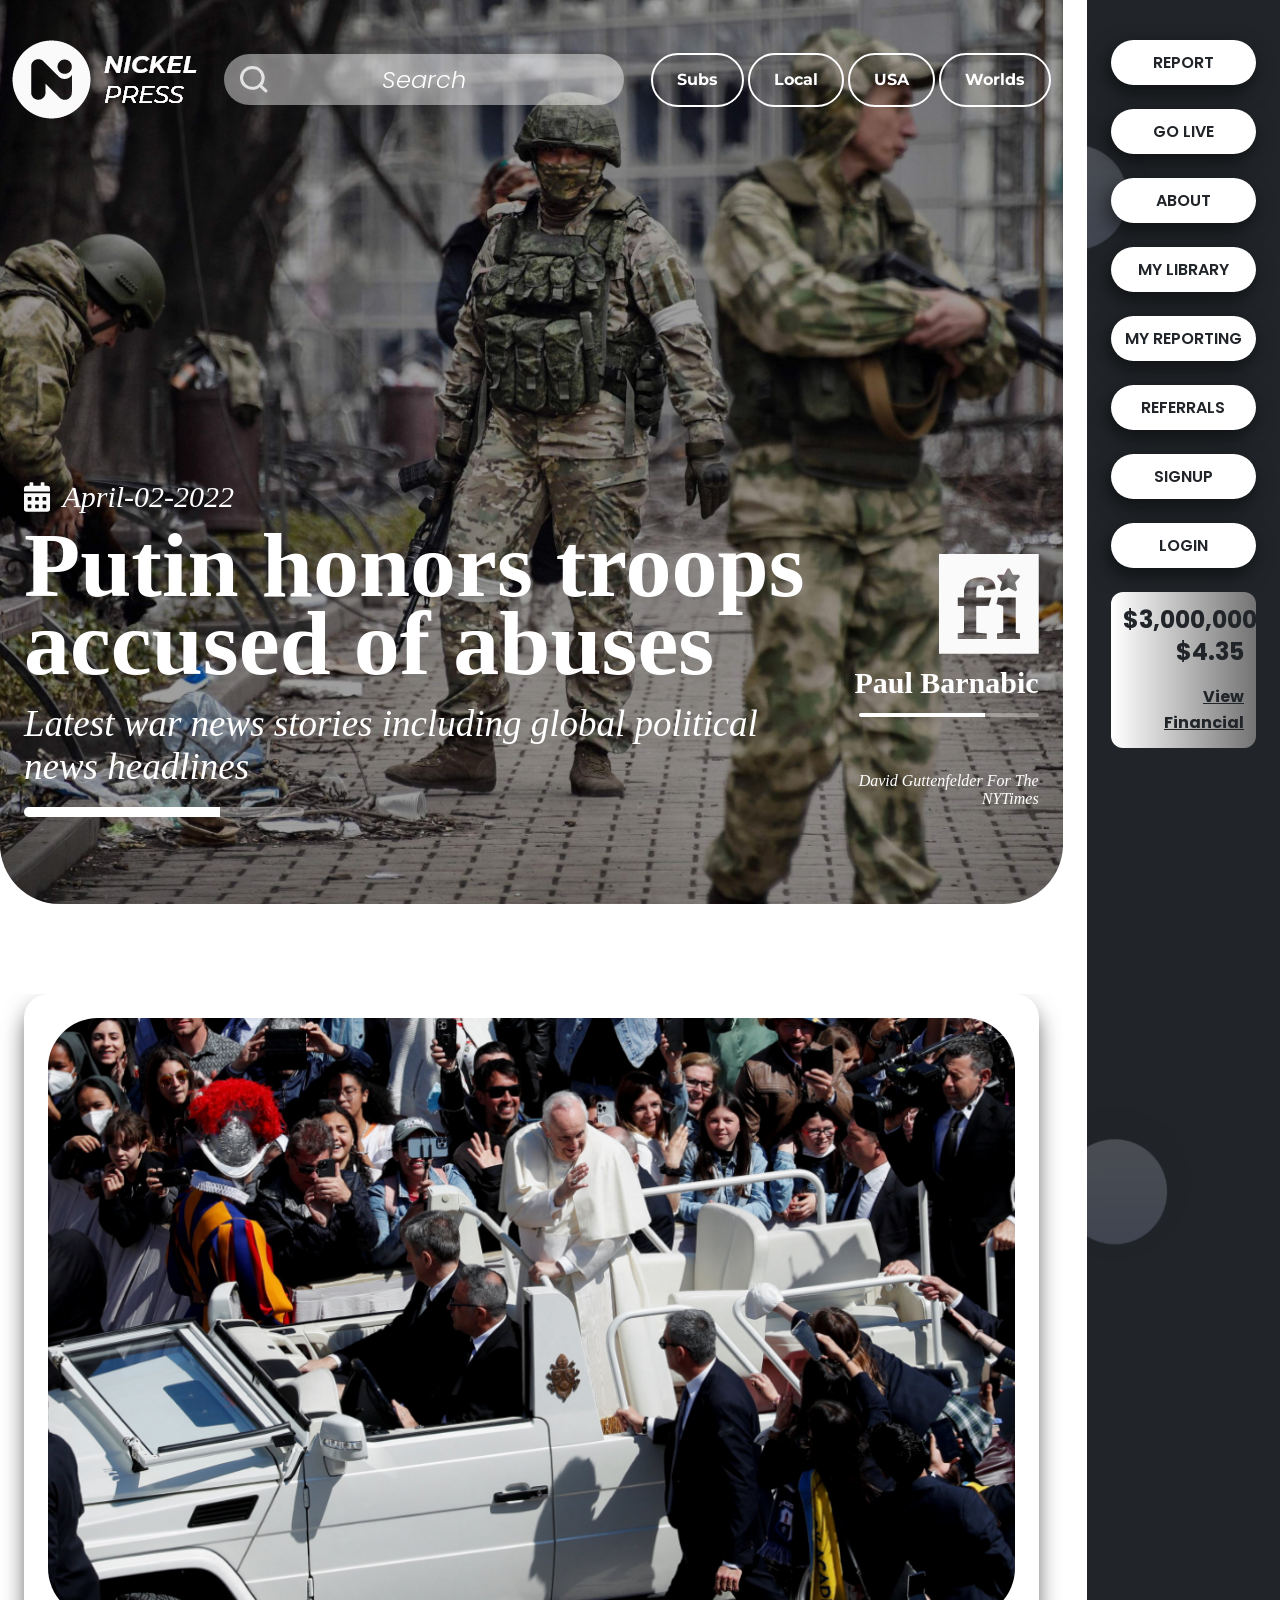
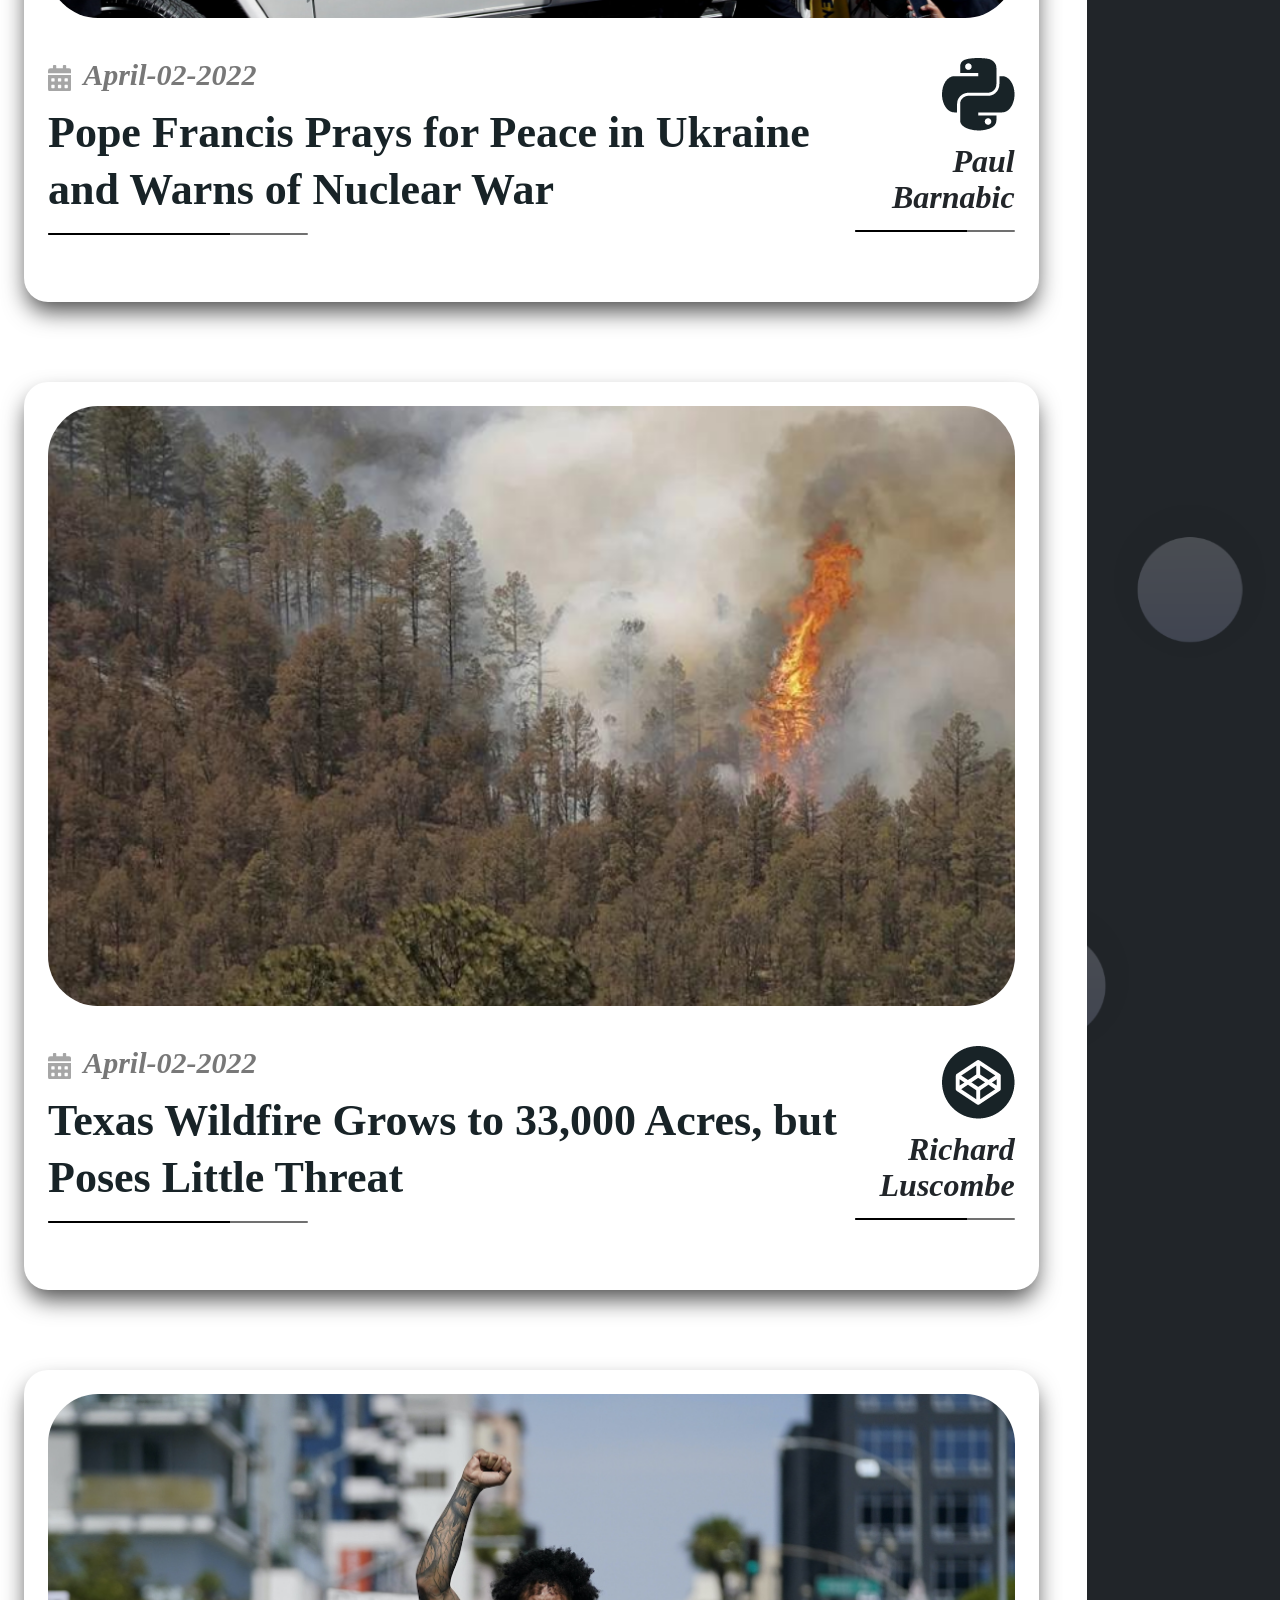
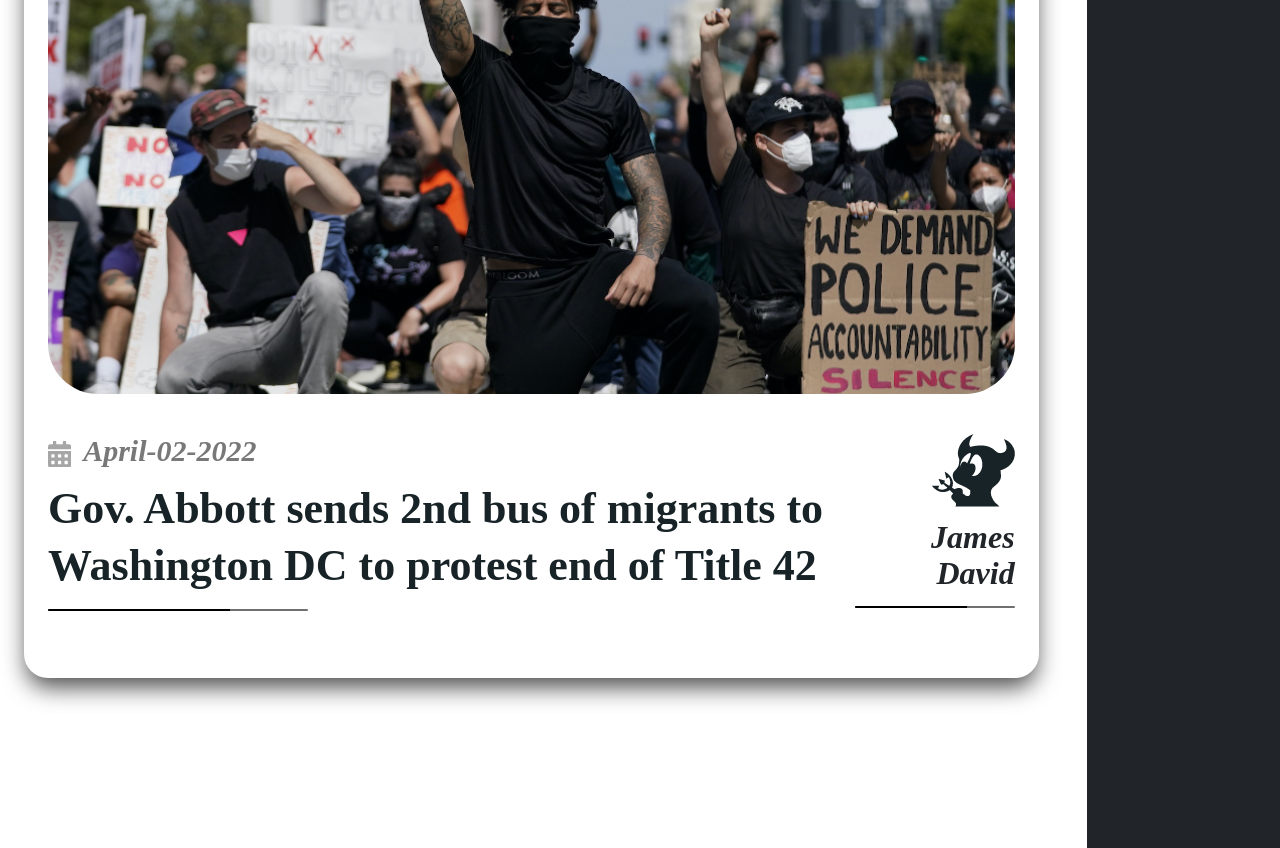
<file: index.html>
<!DOCTYPE html>
<html lang="en">
	<head>
		<meta charset="UTF-8" />
		<meta name="viewport" content="width=device-width, initial-scale=1.0" />
		<title>Nickel</title>
		<!-- Favicon -->
		<!-- <link rel="icon" type="image/png" sizes="16x16" href=""> -->

		<link rel="preconnect" href="https://fonts.googleapis.com" />
		<link rel="preconnect" href="https://fonts.gstatic.com" />
		<link
			href="https://fonts.googleapis.com/css2?family=Montserrat:wght@300;400;500;600;700&family=Open+Sans:wght@400;500;600;700&family=Poppins:ital,wght@0,300;0,400;0,500;0,600;0,700;0,800;1,300&family=Tinos:wght@400;700&display=swap"
			rel="stylesheet"
		/>
		<!-- Bootstrap -->
		<link rel="stylesheet" href="assets/css/bootstrap.min.css" />
		<link rel="stylesheet" href="assets/css/nouislider.min.css" />
		<!-- Main css -->
		<link rel="stylesheet" href="assets/css/main.css" />
		<link rel="stylesheet" href="assets/css/main.css.map" />
	</head>

	<body>
		<div class="row">
			<div class="col-xl-10 position-relative">
				<!-- header  section start  -->
				<header class="header header-primary">
					<div class="container">
						<!-- Logo -->
						<div class="header-logo">
							<a href="#">
								<img
									src="assets/images/logo.png"
									alt="brand-logo"
									class="logo-lg"
								/>
								<img
									src="assets/images/logo-2.png"
									alt="brand-logo"
									class="logo-sm"
								/>
							</a>
						</div>

						<div class="header-mobile-actions">
							<button class="sidebar-btn mx-2">
								<img src="assets/images/icons/bar.svg" alt="" />
							</button>

							<!-- Search button  -->
							<button class="search-btn">
								<img src="assets/images/icons/search.svg" alt="" />
							</button>
						</div>

						<!-- Search Field  -->
						<div class="search-field">
							<!-- icon -->
							<div class="search-field__icon">
								<img src="assets/images/icons/search.svg" alt="" />
							</div>
							<input type="text" placeholder="Search" />
						</div>

						<!-- Menues -->
						<ul class="menues">
							<li>
								<a href="#">Subs</a>
							</li>
							<li>
								<a href="#">Local</a>
							</li>
							<li>
								<a href="#">USA</a>
							</li>
							<li>
								<a href="#">Worlds</a>
							</li>
						</ul>
					</div>
				</header>
				<!-- header  section end  -->

				<!-- Banner Section Start  -->
				<section
					class="banner"
					style="
						background: url(assets/images/bg-one.png) center center/cover
							no-repeat;
					"
				>
					<div class="container">
						<div class="banner-content">
							<div class="newscontent">
								<div class="newscontent-info">
									<div class="newscontent-date">
										<span>
											<img
												src="assets/images/icons/calendar.svg"
												alt="search-icon"
											/>
										</span>
										<p>April-02-2022</p>
									</div>
									<a href="#">Putin honors troops accused of abuses</a>
									<p class="newscontent-brief">
										Latest war news stories including global political
										news headlines
									</p>
									<span class="bar"></span>
								</div>
								<div class="newscontent-brand">
									<img src="assets/images/metro.png" alt="" />
									<h2>Paul Barnabic</h2>
									<span></span>
									<p>David Guttenfelder for the NYTimes</p>
								</div>
							</div>
						</div>
					</div>
				</section>
				<!-- Banner Section end  -->

				<!-- Articles Content  -->
				<section class="articles">
					<div class="container">
						<div class="article">
							<div class="article-content">
								<div class="article-img">
									<img src="assets/images/pop.png" alt="" />
								</div>
								<div class="article-info">
									<h2>
										Quest ‘Invite Links’ Are the Easiest Way to Invite
										Friends to VR, But Few Seem to Know They Exist.
									</h2>
									<blockquote>
										<p>
											Lorem, ipsum dolor sit amet consectetur
											adipisicing elit. Accusamus, rerum itaque unde
											sint iste quod fuga assumenda in earum
											consectetur perferendis et necessitatibus.
											Ratione fuga similique earum enim autem illum?
										</p>
										<p>
											Lorem ipsum dolor sit amet consectetur
											adipisicing elit. Veritatis excepturi totam
											aliquid officiis modi aut dolorem dolor
											officia eius quasi! Inventore eaque excepturi
											necessitatibus veniam, cum voluptatibus dolore
											ratione debitis.
										</p>
										<p>
											Lorem ipsum dolor sit amet consectetur
											adipisicing elit. Reprehenderit molestiae
											deserunt similique odit maiores corrupti non
											totam cupiditate voluptas minima facilis modi
											doloremque nostrum atque dolore, nesciunt
											saepe ipsum qui.
										</p>
										<p>
											Lorem ipsum dolor sit, amet consectetur
											adipisicing elit. Praesentium impedit beatae,
											itaque assumenda dolorum nobis eveniet autem?
											Repellendus, veritatis ipsum! Provident vitae
											aliquid ipsum voluptatibus modi laboriosam
											repudiandae dignissimos totam!
										</p>
									</blockquote>
									<a href="article.html" class="btn"
										>Subscribe / View</a
									>
								</div>
							</div>
							<div class="article-heading">
								<div class="article-heading-info">
									<p>
										<span>
											<svg
												xmlns="http://www.w3.org/2000/svg"
												width="23.145"
												height="26.451"
												viewBox="0 0 23.145 26.451"
											>
												<path
													id="Icon_awesome-calendar-alt"
													data-name="Icon awesome-calendar-alt"
													d="M0,23.971a2.48,2.48,0,0,0,2.48,2.48H20.665a2.48,2.48,0,0,0,2.48-2.48V9.919H0ZM16.532,13.845a.622.622,0,0,1,.62-.62h2.066a.622.622,0,0,1,.62.62v2.066a.622.622,0,0,1-.62.62H17.152a.622.622,0,0,1-.62-.62Zm0,6.613a.622.622,0,0,1,.62-.62h2.066a.622.622,0,0,1,.62.62v2.066a.622.622,0,0,1-.62.62H17.152a.622.622,0,0,1-.62-.62ZM9.919,13.845a.622.622,0,0,1,.62-.62h2.066a.622.622,0,0,1,.62.62v2.066a.622.622,0,0,1-.62.62H10.539a.622.622,0,0,1-.62-.62Zm0,6.613a.622.622,0,0,1,.62-.62h2.066a.622.622,0,0,1,.62.62v2.066a.622.622,0,0,1-.62.62H10.539a.622.622,0,0,1-.62-.62ZM3.306,13.845a.622.622,0,0,1,.62-.62H5.993a.622.622,0,0,1,.62.62v2.066a.622.622,0,0,1-.62.62H3.926a.622.622,0,0,1-.62-.62Zm0,6.613a.622.622,0,0,1,.62-.62H5.993a.622.622,0,0,1,.62.62v2.066a.622.622,0,0,1-.62.62H3.926a.622.622,0,0,1-.62-.62ZM20.665,3.306h-2.48V.827A.829.829,0,0,0,17.358,0H15.705a.829.829,0,0,0-.827.827v2.48H8.266V.827A.829.829,0,0,0,7.439,0H5.786A.829.829,0,0,0,4.96.827v2.48H2.48A2.48,2.48,0,0,0,0,5.786v2.48H23.145V5.786A2.48,2.48,0,0,0,20.665,3.306Z"
													fill="#787878"
													opacity="0.66"
												/>
											</svg>
										</span>
										April-02-2022
									</p>
									<h2>
										Pope Francis Prays for Peace in Ukraine and Warns
										of Nuclear War
									</h2>
									<span class="bar"></span>
								</div>
								<div class="article-heading-brand">
									<img src="assets/images/paul.png" alt="" />
									<p>
										Paul <br />
										Barnabic
									</p>
									<span class="bar"></span>
								</div>
							</div>
						</div>
						<div class="article">
							<div class="article-content">
								<div class="article-img">
									<img src="assets/images/fire.png" alt="" />
								</div>
								<div class="article-info">
									<h2>
										Quest ‘Invite Links’ Are the Easiest Way to Invite
										Friends to VR, But Few Seem to Know They Exist.
									</h2>
									<blockquote>
										<p>
											Lorem, ipsum dolor sit amet consectetur
											adipisicing elit. Accusamus, rerum itaque unde
											sint iste quod fuga assumenda in earum
											consectetur perferendis et necessitatibus.
											Ratione fuga similique earum enim autem illum?
										</p>
										<p>
											Lorem ipsum dolor sit amet consectetur
											adipisicing elit. Veritatis excepturi totam
											aliquid officiis modi aut dolorem dolor
											officia eius quasi! Inventore eaque excepturi
											necessitatibus veniam, cum voluptatibus dolore
											ratione debitis.
										</p>
										<p>
											Lorem ipsum dolor sit amet consectetur
											adipisicing elit. Reprehenderit molestiae
											deserunt similique odit maiores corrupti non
											totam cupiditate voluptas minima facilis modi
											doloremque nostrum atque dolore, nesciunt
											saepe ipsum qui.
										</p>
										<p>
											Lorem ipsum dolor sit, amet consectetur
											adipisicing elit. Praesentium impedit beatae,
											itaque assumenda dolorum nobis eveniet autem?
											Repellendus, veritatis ipsum! Provident vitae
											aliquid ipsum voluptatibus modi laboriosam
											repudiandae dignissimos totam!
										</p>
									</blockquote>
									<a href="article.html" class="btn"
										>Subscribe / View</a
									>
								</div>
							</div>
							<div class="article-heading">
								<div class="article-heading-info">
									<p>
										<span>
											<svg
												xmlns="http://www.w3.org/2000/svg"
												width="23.145"
												height="26.451"
												viewBox="0 0 23.145 26.451"
											>
												<path
													id="Icon_awesome-calendar-alt"
													data-name="Icon awesome-calendar-alt"
													d="M0,23.971a2.48,2.48,0,0,0,2.48,2.48H20.665a2.48,2.48,0,0,0,2.48-2.48V9.919H0ZM16.532,13.845a.622.622,0,0,1,.62-.62h2.066a.622.622,0,0,1,.62.62v2.066a.622.622,0,0,1-.62.62H17.152a.622.622,0,0,1-.62-.62Zm0,6.613a.622.622,0,0,1,.62-.62h2.066a.622.622,0,0,1,.62.62v2.066a.622.622,0,0,1-.62.62H17.152a.622.622,0,0,1-.62-.62ZM9.919,13.845a.622.622,0,0,1,.62-.62h2.066a.622.622,0,0,1,.62.62v2.066a.622.622,0,0,1-.62.62H10.539a.622.622,0,0,1-.62-.62Zm0,6.613a.622.622,0,0,1,.62-.62h2.066a.622.622,0,0,1,.62.62v2.066a.622.622,0,0,1-.62.62H10.539a.622.622,0,0,1-.62-.62ZM3.306,13.845a.622.622,0,0,1,.62-.62H5.993a.622.622,0,0,1,.62.62v2.066a.622.622,0,0,1-.62.62H3.926a.622.622,0,0,1-.62-.62Zm0,6.613a.622.622,0,0,1,.62-.62H5.993a.622.622,0,0,1,.62.62v2.066a.622.622,0,0,1-.62.62H3.926a.622.622,0,0,1-.62-.62ZM20.665,3.306h-2.48V.827A.829.829,0,0,0,17.358,0H15.705a.829.829,0,0,0-.827.827v2.48H8.266V.827A.829.829,0,0,0,7.439,0H5.786A.829.829,0,0,0,4.96.827v2.48H2.48A2.48,2.48,0,0,0,0,5.786v2.48H23.145V5.786A2.48,2.48,0,0,0,20.665,3.306Z"
													fill="#787878"
													opacity="0.66"
												/>
											</svg>
										</span>
										April-02-2022
									</p>
									<h2>
										Texas Wildfire Grows to 33,000 Acres, but Poses
										Little Threat
									</h2>
									<span class="bar"></span>
								</div>
								<div class="article-heading-brand">
									<img src="assets/images/richard.png" alt="" />
									<p>
										Richard <br />
										Luscombe
									</p>
									<span class="bar"></span>
								</div>
							</div>
						</div>
						<div class="article">
							<div class="article-content">
								<div class="article-img">
									<img src="assets/images/protest.png" alt="" />
								</div>
								<div class="article-info">
									<h2>
										Quest ‘Invite Links’ Are the Easiest Way to Invite
										Friends to VR, But Few Seem to Know They Exist.
									</h2>
									<blockquote>
										<p>
											Lorem, ipsum dolor sit amet consectetur
											adipisicing elit. Accusamus, rerum itaque unde
											sint iste quod fuga assumenda in earum
											consectetur perferendis et necessitatibus.
											Ratione fuga similique earum enim autem illum?
										</p>
										<p>
											Lorem ipsum dolor sit amet consectetur
											adipisicing elit. Veritatis excepturi totam
											aliquid officiis modi aut dolorem dolor
											officia eius quasi! Inventore eaque excepturi
											necessitatibus veniam, cum voluptatibus dolore
											ratione debitis.
										</p>
										<p>
											Lorem ipsum dolor sit amet consectetur
											adipisicing elit. Reprehenderit molestiae
											deserunt similique odit maiores corrupti non
											totam cupiditate voluptas minima facilis modi
											doloremque nostrum atque dolore, nesciunt
											saepe ipsum qui.
										</p>
										<p>
											Lorem ipsum dolor sit, amet consectetur
											adipisicing elit. Praesentium impedit beatae,
											itaque assumenda dolorum nobis eveniet autem?
											Repellendus, veritatis ipsum! Provident vitae
											aliquid ipsum voluptatibus modi laboriosam
											repudiandae dignissimos totam!
										</p>
									</blockquote>
									<a href="article.html" class="btn"
										>Subscribe / View</a
									>
								</div>
							</div>
							<div class="article-heading">
								<div class="article-heading-info">
									<p>
										<span>
											<svg
												xmlns="http://www.w3.org/2000/svg"
												width="23.145"
												height="26.451"
												viewBox="0 0 23.145 26.451"
											>
												<path
													id="Icon_awesome-calendar-alt"
													data-name="Icon awesome-calendar-alt"
													d="M0,23.971a2.48,2.48,0,0,0,2.48,2.48H20.665a2.48,2.48,0,0,0,2.48-2.48V9.919H0ZM16.532,13.845a.622.622,0,0,1,.62-.62h2.066a.622.622,0,0,1,.62.62v2.066a.622.622,0,0,1-.62.62H17.152a.622.622,0,0,1-.62-.62Zm0,6.613a.622.622,0,0,1,.62-.62h2.066a.622.622,0,0,1,.62.62v2.066a.622.622,0,0,1-.62.62H17.152a.622.622,0,0,1-.62-.62ZM9.919,13.845a.622.622,0,0,1,.62-.62h2.066a.622.622,0,0,1,.62.62v2.066a.622.622,0,0,1-.62.62H10.539a.622.622,0,0,1-.62-.62Zm0,6.613a.622.622,0,0,1,.62-.62h2.066a.622.622,0,0,1,.62.62v2.066a.622.622,0,0,1-.62.62H10.539a.622.622,0,0,1-.62-.62ZM3.306,13.845a.622.622,0,0,1,.62-.62H5.993a.622.622,0,0,1,.62.62v2.066a.622.622,0,0,1-.62.62H3.926a.622.622,0,0,1-.62-.62Zm0,6.613a.622.622,0,0,1,.62-.62H5.993a.622.622,0,0,1,.62.62v2.066a.622.622,0,0,1-.62.62H3.926a.622.622,0,0,1-.62-.62ZM20.665,3.306h-2.48V.827A.829.829,0,0,0,17.358,0H15.705a.829.829,0,0,0-.827.827v2.48H8.266V.827A.829.829,0,0,0,7.439,0H5.786A.829.829,0,0,0,4.96.827v2.48H2.48A2.48,2.48,0,0,0,0,5.786v2.48H23.145V5.786A2.48,2.48,0,0,0,20.665,3.306Z"
													fill="#787878"
													opacity="0.66"
												/>
											</svg>
										</span>
										April-02-2022
									</p>
									<h2>
										Gov. Abbott sends 2nd bus of migrants to
										Washington DC to protest end of Title 42
									</h2>
									<span class="bar"></span>
								</div>
								<div class="article-heading-brand">
									<img src="assets/images/devil.png" alt="" />
									<p>
										James <br />
										David
									</p>
									<span class="bar"></span>
								</div>
							</div>
						</div>
					</div>
				</section>

				<div
					class="sidebar sidebar--sm bg-dark h-100"
					style="
						background: url(assets/images/overlay.png) center center/cover
							no-repeat;
					"
				>
					<div class="sidebar-close">
						<img
							src="assets/images/icons/close.svg"
							alt=""
							style="width: 30px"
						/>
					</div>

					<ul class="sidebar-menu">
						<li><a class="btn" href="#">Report</a></li>
						<li><a class="btn" href="#">Go Live</a></li>
						<li><a class="btn" href="#">About</a></li>
						<li><a class="btn" href="#">My Library</a></li>
						<li><a class="btn" href="#">MY Reporting</a></li>
						<li><a class="btn" href="#">Referrals</a></li>
						<li><a class="btn" href="#">Signup</a></li>
						<li><a class="btn" href="login.html">Login</a></li>
					</ul>

					<div class="sidebar-promo">
						<div class="sidebar-promo-price">
							<div class="price">
								<h2>$3,000,000</h2>
								<p>$4.35</p>
							</div>

							<a href="#" class="trigger">View Financial</a>
						</div>
						<div class="sidebar-promo-info">
							<h2 class="title">Estimate Earning</h2>
							<p>$<span id="price-value-one"></span>/ A Month</p>
							<span id="price-range-one"></span>
							<div class="content">
								<h2>100,000 Subscribers</h2>
								<ul>
									<li>
										<span>
											<img
												src="assets/images/icons/check.svg"
												alt="icon"
											/>
										</span>
										Buy my Subscription
									</li>
									<li>
										<span>
											<img
												src="assets/images/icons/check.svg"
												alt="icon"
											/>
										</span>
										Buy my Article
									</li>
									<li>
										<span>
											<img
												src="assets/images/icons/check.svg"
												alt="icon"
											/>
										</span>
										Buy my Article
									</li>
								</ul>
							</div>
						</div>
					</div>
				</div>
			</div>
			<div class="col-xl-2 d-xl-block d-none">
				<div
					class="sidebar sidebar--lg bg-dark h-100"
					style="
						background: url(assets/images/overlay.png) center center/cover
							no-repeat;
					"
				>
					<ul class="sidebar-menu">
						<li><a class="btn" href="#">Report</a></li>
						<li><a class="btn" href="#">Go Live</a></li>
						<li><a class="btn" href="#">About</a></li>
						<li><a class="btn" href="#">My Library</a></li>
						<li><a class="btn" href="#">MY Reporting</a></li>
						<li><a class="btn" href="#">Referrals</a></li>
						<li><a class="btn" href="#">Signup</a></li>
						<li><a class="btn" href="login.html">Login</a></li>
					</ul>

					<div class="sidebar-promo">
						<div class="sidebar-promo-price">
							<div class="price">
								<h2>$3,000,000</h2>
								<p>$4.35</p>
							</div>

							<a href="#" class="trigger">View Financial</a>
						</div>
						<div class="sidebar-promo-info">
							<h2 class="title">Estimate Earning</h2>
							<p>$<span id="price-value"></span>/ A Month</p>
							<span id="price-range"></span>
							<div class="content">
								<h2>100,000 Subscribers</h2>
								<ul>
									<li>
										<span>
											<img
												src="assets/images/icons/check.svg"
												alt="icon"
											/>
										</span>
										Buy my Subscription
									</li>
									<li>
										<span>
											<img
												src="assets/images/icons/check.svg"
												alt="icon"
											/>
										</span>
										Buy my Article
									</li>
									<li>
										<span>
											<img
												src="assets/images/icons/check.svg"
												alt="icon"
											/>
										</span>
										Buy my Article
									</li>
								</ul>
							</div>
						</div>
					</div>
				</div>
			</div>
		</div>

		<!-- All js Goes here -->
		<script src="assets/js/jquery-3.6.0.min.js"></script>
		<script src="assets/js/nouislider.min.js"></script>
		<script src="assets/js/app.js"></script>
	</body>
</html>
</file>
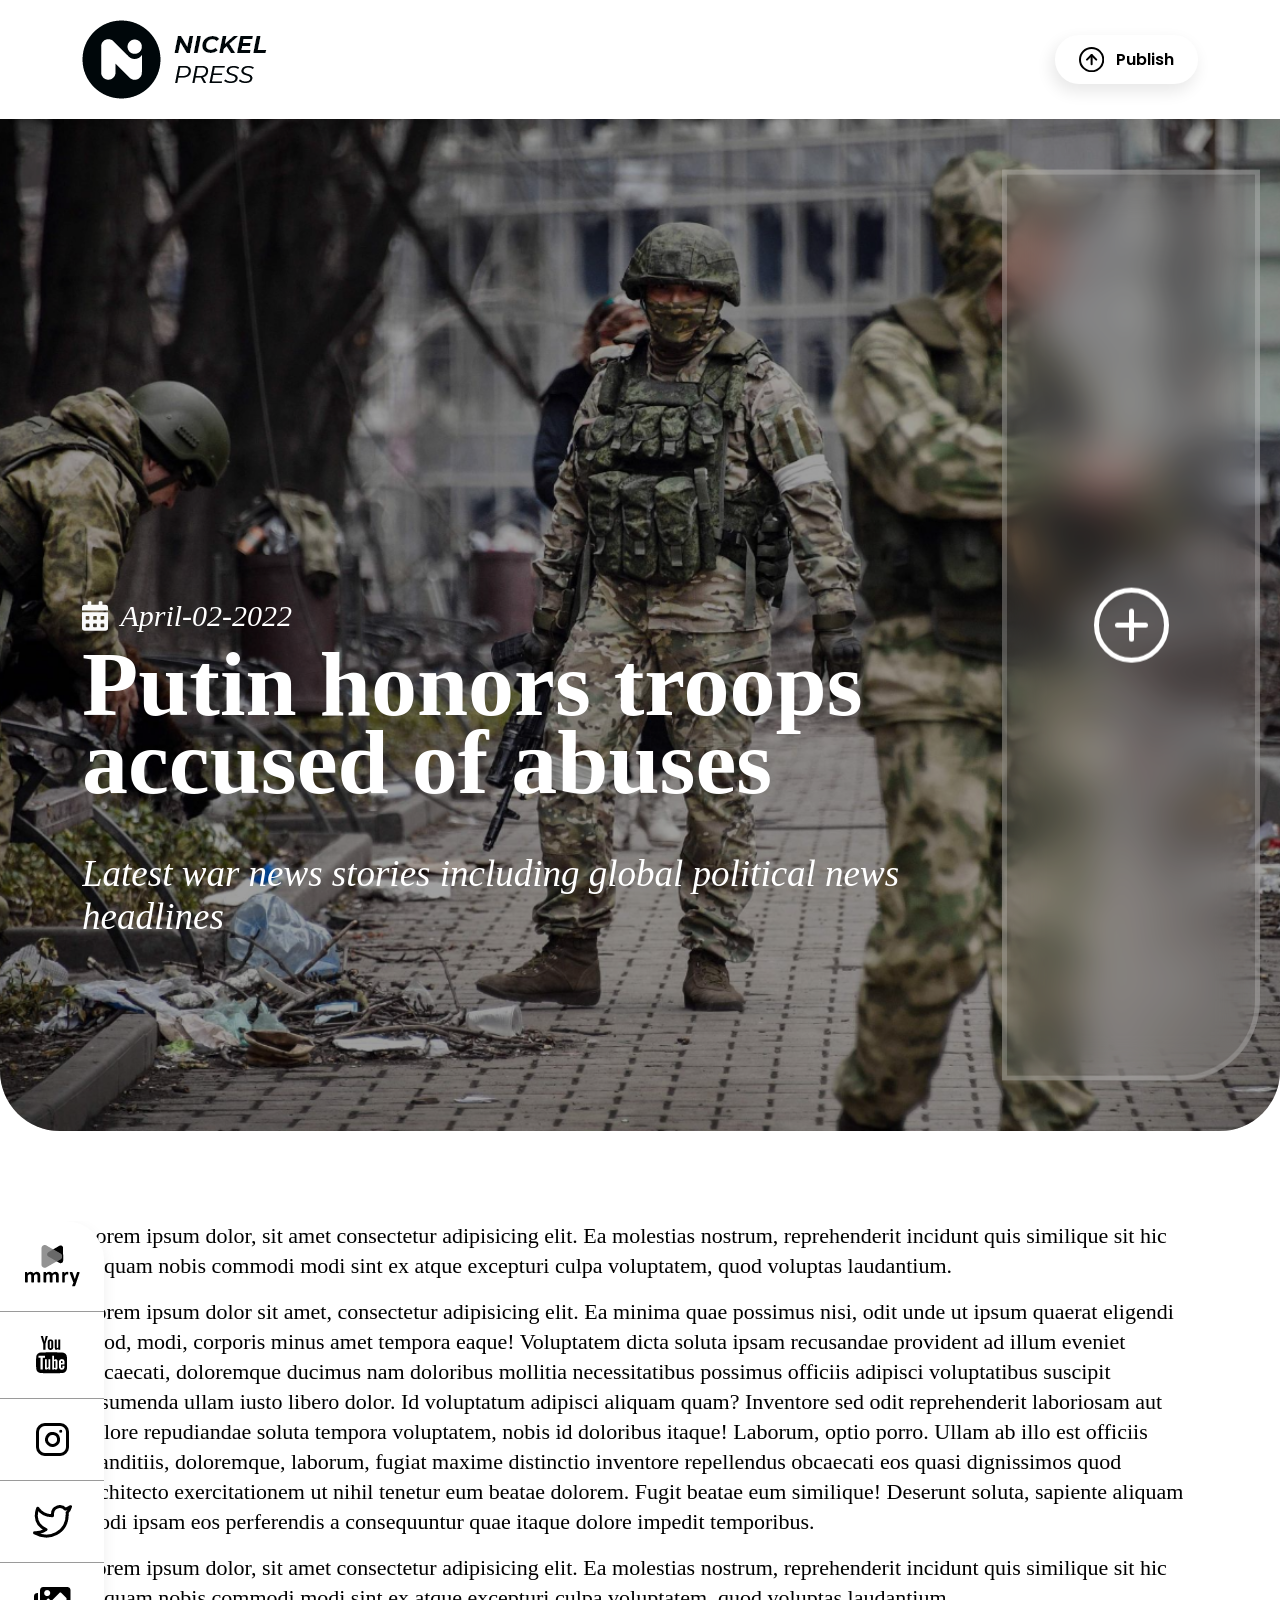
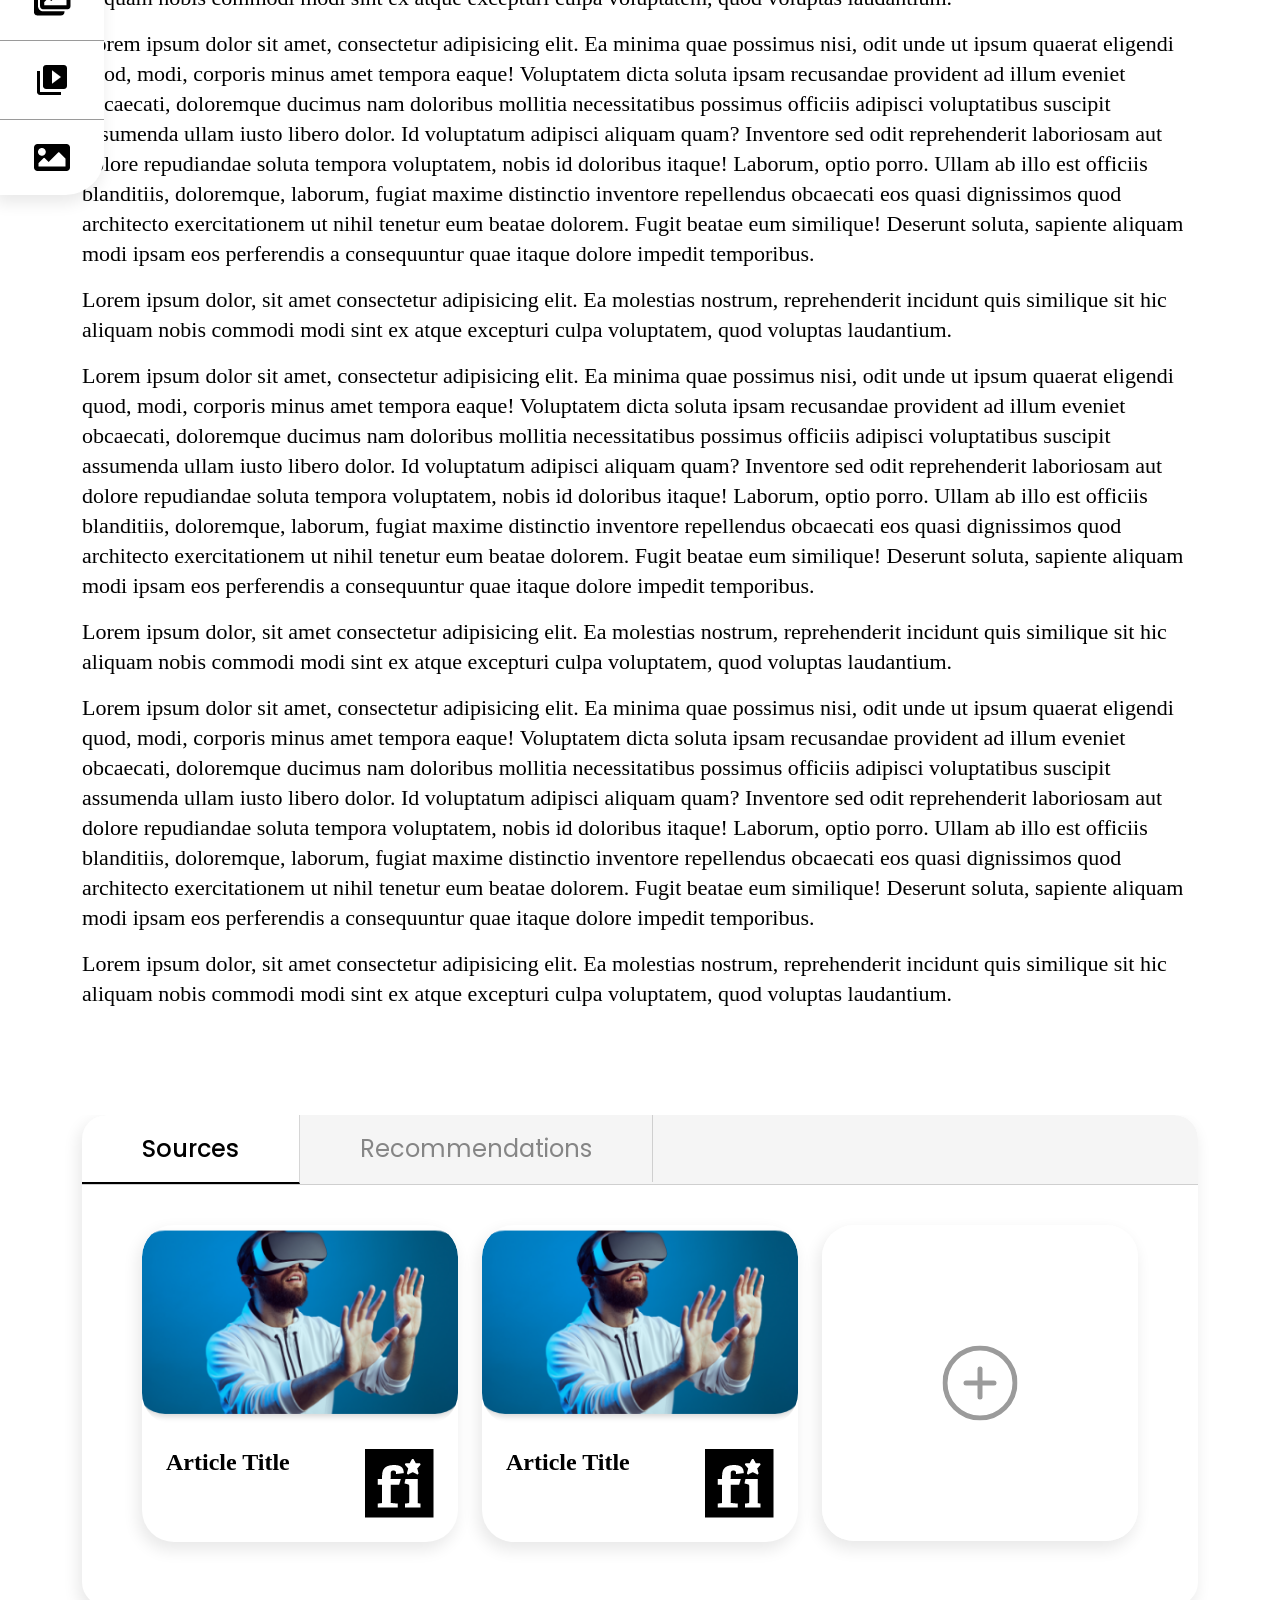
<file: article.html>
<!DOCTYPE html>
<html lang="en">
	<head>
		<meta charset="UTF-8" />
		<meta name="viewport" content="width=device-width, initial-scale=1.0" />
		<title>Nickel</title>
		<!-- Favicon -->
		<!-- <link rel="icon" type="image/png" sizes="16x16" href=""> -->

		<link rel="preconnect" href="https://fonts.googleapis.com" />
		<link rel="preconnect" href="https://fonts.gstatic.com" />
		<link
			href="https://fonts.googleapis.com/css2?family=Montserrat:wght@300;400;500;600;700&family=Open+Sans:wght@400;500;600;700&family=Poppins:ital,wght@0,300;0,400;0,500;0,600;0,700;0,800;1,300&family=Tinos:wght@400;700&display=swap"
			rel="stylesheet"
		/>
		<!-- Bootstrap -->
		<link rel="stylesheet" href="assets/css/bootstrap.min.css" />
		<!-- Main css -->
		<link rel="stylesheet" href="assets/css/main.css" />
		<link rel="stylesheet" href="assets/css/main.css.map" />
	</head>

	<body>
		<!-- header  section start  -->
		<header class="header header-two">
			<div class="container">
				<!-- Logo -->
				<div class="header-logo">
					<a href="#">
						<img src="assets/images/logo-dark.png" alt="brand-logo" />
					</a>
				</div>

				<div>
					<button
						class="header-publish-btn"
						data-bs-toggle="modal"
						data-bs-target="#publishModal"
					>
						<span>
							<svg
								xmlns="http://www.w3.org/2000/svg"
								width="25.259"
								height="25.259"
								viewBox="0 0 25.259 25.259"
							>
								<g
									id="Icon_feather-arrow-up-circle"
									data-name="Icon feather-arrow-up-circle"
									transform="translate(1 1)"
								>
									<path
										id="Path_298"
										data-name="Path 298"
										d="M26.259,14.629A11.629,11.629,0,1,1,14.629,3,11.629,11.629,0,0,1,26.259,14.629Z"
										transform="translate(-3 -3)"
										fill="none"
										stroke="#000"
										stroke-linecap="round"
										stroke-linejoin="round"
										stroke-width="2"
									/>
									<path
										id="Path_299"
										data-name="Path 299"
										d="M21.3,16.652,16.652,12,12,16.652"
										transform="translate(-5.022 -5.022)"
										fill="none"
										stroke="#000"
										stroke-linecap="round"
										stroke-linejoin="round"
										stroke-width="2"
									/>
									<path
										id="Path_300"
										data-name="Path 300"
										d="M18,21.3V12"
										transform="translate(-6.371 -5.022)"
										fill="none"
										stroke="#000"
										stroke-linecap="round"
										stroke-linejoin="round"
										stroke-width="2"
									/>
								</g>
							</svg>
						</span>
						Publish
					</button>
				</div>
			</div>
		</header>
		<!-- header  section end  -->

		<!-- Banner Section Start  -->
		<section
			class="banner"
			style="background: url(assets/images/bg-one.png) center top/cover no-repeat"
		>
			<div class="container">
				<div class="banner-content">
					<div class="newscontent">
						<div class="newscontent-info">
							<div class="newscontent-date">
								<span>
									<img
										src="assets/images/icons/calendar.svg"
										alt="search-icon"
									/>
								</span>
								<p>April-02-2022</p>
							</div>
							<textarea
								placeholder="Putin honors troops accused of abuses"
							></textarea>
							<!-- <input
								type="text"
							
							/> -->
							<!-- <a href="#"></a> -->
							<textarea
								wrap="virtual"
								class="newscontent-brief"
								placeholder="Latest war news stories including global political news headlines"
							></textarea>
						</div>
					</div>

					<div class="banner-add">
						<div class="banner-add__input">
							<input type="file" id="fileUpload" />
							<label for="fileUpload">
								<img src="assets/images/icons/add.svg" alt="" />
							</label>
						</div>
					</div>
				</div>
			</div>
		</section>
		<!-- Banner Section end  -->

		<!-- Article Content  -->
		<section class="articles-content">
			<div class="container">
				<blockquote>
					<p>
						Lorem ipsum dolor, sit amet consectetur adipisicing elit. Ea
						molestias nostrum, reprehenderit incidunt quis similique sit hic
						aliquam nobis commodi modi sint ex atque excepturi culpa
						voluptatem, quod voluptas laudantium.
					</p>
					<p>
						Lorem ipsum dolor sit amet, consectetur adipisicing elit. Ea
						minima quae possimus nisi, odit unde ut ipsum quaerat eligendi
						quod, modi, corporis minus amet tempora eaque! Voluptatem dicta
						soluta ipsam recusandae provident ad illum eveniet obcaecati,
						doloremque ducimus nam doloribus mollitia necessitatibus possimus
						officiis adipisci voluptatibus suscipit assumenda ullam iusto
						libero dolor. Id voluptatum adipisci aliquam quam? Inventore sed
						odit reprehenderit laboriosam aut dolore repudiandae soluta
						tempora voluptatem, nobis id doloribus itaque! Laborum, optio
						porro. Ullam ab illo est officiis blanditiis, doloremque, laborum,
						fugiat maxime distinctio inventore repellendus obcaecati eos quasi
						dignissimos quod architecto exercitationem ut nihil tenetur eum
						beatae dolorem. Fugit beatae eum similique! Deserunt soluta,
						sapiente aliquam modi ipsam eos perferendis a consequuntur quae
						itaque dolore impedit temporibus.
					</p>
					<p>
						Lorem ipsum dolor, sit amet consectetur adipisicing elit. Ea
						molestias nostrum, reprehenderit incidunt quis similique sit hic
						aliquam nobis commodi modi sint ex atque excepturi culpa
						voluptatem, quod voluptas laudantium.
					</p>
					<p>
						Lorem ipsum dolor sit amet, consectetur adipisicing elit. Ea
						minima quae possimus nisi, odit unde ut ipsum quaerat eligendi
						quod, modi, corporis minus amet tempora eaque! Voluptatem dicta
						soluta ipsam recusandae provident ad illum eveniet obcaecati,
						doloremque ducimus nam doloribus mollitia necessitatibus possimus
						officiis adipisci voluptatibus suscipit assumenda ullam iusto
						libero dolor. Id voluptatum adipisci aliquam quam? Inventore sed
						odit reprehenderit laboriosam aut dolore repudiandae soluta
						tempora voluptatem, nobis id doloribus itaque! Laborum, optio
						porro. Ullam ab illo est officiis blanditiis, doloremque, laborum,
						fugiat maxime distinctio inventore repellendus obcaecati eos quasi
						dignissimos quod architecto exercitationem ut nihil tenetur eum
						beatae dolorem. Fugit beatae eum similique! Deserunt soluta,
						sapiente aliquam modi ipsam eos perferendis a consequuntur quae
						itaque dolore impedit temporibus.
					</p>
					<p>
						Lorem ipsum dolor, sit amet consectetur adipisicing elit. Ea
						molestias nostrum, reprehenderit incidunt quis similique sit hic
						aliquam nobis commodi modi sint ex atque excepturi culpa
						voluptatem, quod voluptas laudantium.
					</p>
					<p>
						Lorem ipsum dolor sit amet, consectetur adipisicing elit. Ea
						minima quae possimus nisi, odit unde ut ipsum quaerat eligendi
						quod, modi, corporis minus amet tempora eaque! Voluptatem dicta
						soluta ipsam recusandae provident ad illum eveniet obcaecati,
						doloremque ducimus nam doloribus mollitia necessitatibus possimus
						officiis adipisci voluptatibus suscipit assumenda ullam iusto
						libero dolor. Id voluptatum adipisci aliquam quam? Inventore sed
						odit reprehenderit laboriosam aut dolore repudiandae soluta
						tempora voluptatem, nobis id doloribus itaque! Laborum, optio
						porro. Ullam ab illo est officiis blanditiis, doloremque, laborum,
						fugiat maxime distinctio inventore repellendus obcaecati eos quasi
						dignissimos quod architecto exercitationem ut nihil tenetur eum
						beatae dolorem. Fugit beatae eum similique! Deserunt soluta,
						sapiente aliquam modi ipsam eos perferendis a consequuntur quae
						itaque dolore impedit temporibus.
					</p>
					<p>
						Lorem ipsum dolor, sit amet consectetur adipisicing elit. Ea
						molestias nostrum, reprehenderit incidunt quis similique sit hic
						aliquam nobis commodi modi sint ex atque excepturi culpa
						voluptatem, quod voluptas laudantium.
					</p>
					<p>
						Lorem ipsum dolor sit amet, consectetur adipisicing elit. Ea
						minima quae possimus nisi, odit unde ut ipsum quaerat eligendi
						quod, modi, corporis minus amet tempora eaque! Voluptatem dicta
						soluta ipsam recusandae provident ad illum eveniet obcaecati,
						doloremque ducimus nam doloribus mollitia necessitatibus possimus
						officiis adipisci voluptatibus suscipit assumenda ullam iusto
						libero dolor. Id voluptatum adipisci aliquam quam? Inventore sed
						odit reprehenderit laboriosam aut dolore repudiandae soluta
						tempora voluptatem, nobis id doloribus itaque! Laborum, optio
						porro. Ullam ab illo est officiis blanditiis, doloremque, laborum,
						fugiat maxime distinctio inventore repellendus obcaecati eos quasi
						dignissimos quod architecto exercitationem ut nihil tenetur eum
						beatae dolorem. Fugit beatae eum similique! Deserunt soluta,
						sapiente aliquam modi ipsam eos perferendis a consequuntur quae
						itaque dolore impedit temporibus.
					</p>
					<p>
						Lorem ipsum dolor, sit amet consectetur adipisicing elit. Ea
						molestias nostrum, reprehenderit incidunt quis similique sit hic
						aliquam nobis commodi modi sint ex atque excepturi culpa
						voluptatem, quod voluptas laudantium.
					</p>
				</blockquote>
			</div>

			<!-- Sticky Sidebar of Social Links -->
			<ul class="sticky-sidebar">
				<li>
					<a href="#">
						<img src="assets/images/mmr.png" alt="icon" />
					</a>
				</li>
				<li>
					<a href="#">
						<img src="assets/images/youtube.png" alt="icon" />
					</a>
				</li>
				<li>
					<a href="#">
						<img src="assets/images/ig.png" alt="icon" />
					</a>
				</li>
				<li>
					<a href="#">
						<img src="assets/images/twitter.png" alt="icon" />
					</a>
				</li>
				<li>
					<a href="#">
						<img src="assets/images/gallary.png" alt="icon" />
					</a>
				</li>
				<li>
					<a href="#">
						<img src="assets/images/playlist.png" alt="icon" />
					</a>
				</li>
				<li>
					<a href="#">
						<img src="assets/images/gallary-two.png" alt="icon" />
					</a>
				</li>
			</ul>
		</section>

		<section class="tabs">
			<div class="container">
				<div class="tabs-wrapper">
					<ul class="nav nav-pills mb-3" id="pills-tab" role="tablist">
						<li class="nav-item" role="presentation">
							<button
								class="nav-link active"
								id="pills-source-tab"
								data-bs-toggle="pill"
								data-bs-target="#pills-source"
								type="button"
								role="tab"
								aria-controls="pills-source"
								aria-selected="true"
							>
								Sources
							</button>
						</li>
						<li class="nav-item" role="presentation">
							<button
								class="nav-link"
								id="pills-recommendation-tab"
								data-bs-toggle="pill"
								data-bs-target="#pills-recommendation"
								type="button"
								role="tab"
								aria-controls="pills-recommendation"
								aria-selected="false"
							>
								Recommendations
							</button>
						</li>
					</ul>
					<div class="tab-content" id="pills-tabContent">
						<div
							class="tab-pane fade show active"
							id="pills-source"
							role="tabpanel"
							aria-labelledby="pills-source-tab"
						>
							<div class="row">
								<div class="col-lg-4">
									<div class="article-card">
										<div class="article-card__img">
											<img
												src="assets/images/amazed.png"
												alt="img"
											/>
											<div class="play">
												<button>
													<svg
														xmlns="http://www.w3.org/2000/svg"
														width="51.625"
														height="51.625"
														viewBox="0 0 51.625 51.625"
													>
														<path
															id="Icon_ionic-md-play-circle"
															data-name="Icon ionic-md-play-circle"
															d="M29.188,3.375A25.813,25.813,0,1,0,55,29.188,25.824,25.824,0,0,0,29.188,3.375ZM24.025,40.8V17.572L39.513,29.188Z"
															transform="translate(-3.375 -3.375)"
															fill="#fff"
														/>
													</svg>
												</button>
											</div>
										</div>
										<div class="article-card__info">
											<a href="#">Article Title</a>
											<div>
												<img
													src="assets/images/metro-dark.png"
													alt=""
												/>
											</div>
										</div>
									</div>
								</div>
								<div class="col-lg-4">
									<div class="article-card">
										<div class="article-card__img">
											<img
												src="assets/images/amazed.png"
												alt="img"
											/>
											<div class="play">
												<button>
													<svg
														xmlns="http://www.w3.org/2000/svg"
														width="51.625"
														height="51.625"
														viewBox="0 0 51.625 51.625"
													>
														<path
															id="Icon_ionic-md-play-circle"
															data-name="Icon ionic-md-play-circle"
															d="M29.188,3.375A25.813,25.813,0,1,0,55,29.188,25.824,25.824,0,0,0,29.188,3.375ZM24.025,40.8V17.572L39.513,29.188Z"
															transform="translate(-3.375 -3.375)"
															fill="#fff"
														/>
													</svg>
												</button>
											</div>
										</div>
										<div class="article-card__info">
											<a href="#">Article Title</a>
											<div>
												<img
													src="assets/images/metro-dark.png"
													alt=""
												/>
											</div>
										</div>
									</div>
								</div>
								<div class="col-lg-4">
									<div
										class="article-card article-card-upload"
										data-bs-target="#addUrlModal"
										data-bs-toggle="modal"
									>
										<input type="text" id="uploadIcon" />
										<label
											class="article-card-uploadBtn"
											for="uploadIcon"
										>
											<svg
												xmlns="http://www.w3.org/2000/svg"
												width="74.993"
												height="74.993"
												viewBox="0 0 74.993 74.993"
											>
												<g
													id="Icon_feather-plus-circle"
													data-name="Icon feather-plus-circle"
													transform="translate(-0.5 -0.5)"
												>
													<path
														id="Path_264"
														data-name="Path 264"
														d="M72.993,38A35,35,0,1,1,38,3,35,35,0,0,1,72.993,38Z"
														transform="translate(0 0)"
														fill="none"
														stroke="#9b9b9b"
														stroke-linecap="round"
														stroke-linejoin="round"
														stroke-width="5"
													/>
													<path
														id="Path_265"
														data-name="Path 265"
														d="M18,12V40"
														transform="translate(19.997 11.998)"
														fill="none"
														stroke="#9b9b9b"
														stroke-linecap="round"
														stroke-linejoin="round"
														stroke-width="5"
													/>
													<path
														id="Path_266"
														data-name="Path 266"
														d="M12,18H40"
														transform="translate(11.998 19.997)"
														fill="none"
														stroke="#9b9b9b"
														stroke-linecap="round"
														stroke-linejoin="round"
														stroke-width="5"
													/>
												</g>
											</svg>
										</label>
									</div>
								</div>
							</div>
						</div>
						<div
							class="tab-pane fade"
							id="pills-recommendation"
							role="tabpanel"
							aria-labelledby="pills-recommendation-tab"
						>
							<div class="row">
								<div class="col-lg-4">
									<div class="article-card">
										<div class="article-card__img">
											<img
												src="assets/images/amazed.png"
												alt="img"
											/>
											<div class="play">
												<button>
													<svg
														xmlns="http://www.w3.org/2000/svg"
														width="51.625"
														height="51.625"
														viewBox="0 0 51.625 51.625"
													>
														<path
															id="Icon_ionic-md-play-circle"
															data-name="Icon ionic-md-play-circle"
															d="M29.188,3.375A25.813,25.813,0,1,0,55,29.188,25.824,25.824,0,0,0,29.188,3.375ZM24.025,40.8V17.572L39.513,29.188Z"
															transform="translate(-3.375 -3.375)"
															fill="#fff"
														/>
													</svg>
												</button>
											</div>
										</div>
										<div class="article-card__info">
											<a href="#">Article Title</a>
											<div>
												<img
													src="assets/images/metro-dark.png"
													alt=""
												/>
											</div>
										</div>
									</div>
								</div>
								<div class="col-lg-4">
									<div class="article-card">
										<div class="article-card__img">
											<img
												src="assets/images/amazed.png"
												alt="img"
											/>
											<div class="play">
												<button>
													<svg
														xmlns="http://www.w3.org/2000/svg"
														width="51.625"
														height="51.625"
														viewBox="0 0 51.625 51.625"
													>
														<path
															id="Icon_ionic-md-play-circle"
															data-name="Icon ionic-md-play-circle"
															d="M29.188,3.375A25.813,25.813,0,1,0,55,29.188,25.824,25.824,0,0,0,29.188,3.375ZM24.025,40.8V17.572L39.513,29.188Z"
															transform="translate(-3.375 -3.375)"
															fill="#fff"
														/>
													</svg>
												</button>
											</div>
										</div>
										<div class="article-card__info">
											<a href="#">Article Title</a>
											<div>
												<img
													src="assets/images/metro-dark.png"
													alt=""
												/>
											</div>
										</div>
									</div>
								</div>
								<div class="col-lg-4">
									<div class="article-card">
										<div class="article-card__img">
											<img
												src="assets/images/amazed.png"
												alt="img"
											/>
											<div class="play">
												<button>
													<svg
														xmlns="http://www.w3.org/2000/svg"
														width="51.625"
														height="51.625"
														viewBox="0 0 51.625 51.625"
													>
														<path
															id="Icon_ionic-md-play-circle"
															data-name="Icon ionic-md-play-circle"
															d="M29.188,3.375A25.813,25.813,0,1,0,55,29.188,25.824,25.824,0,0,0,29.188,3.375ZM24.025,40.8V17.572L39.513,29.188Z"
															transform="translate(-3.375 -3.375)"
															fill="#fff"
														/>
													</svg>
												</button>
											</div>
										</div>
										<div class="article-card__info">
											<a href="#">Article Title</a>
											<div>
												<img
													src="assets/images/metro-dark.png"
													alt=""
												/>
											</div>
										</div>
									</div>
								</div>
								<div class="col-lg-4">
									<div
										class="article-card article-card-upload"
										data-bs-target="#addUrlModal"
										data-bs-toggle="modal"
									>
										<input type="text" id="uploadIcon" />
										<label
											class="article-card-uploadBtn"
											for="uploadIcon"
										>
											<svg
												xmlns="http://www.w3.org/2000/svg"
												width="74.993"
												height="74.993"
												viewBox="0 0 74.993 74.993"
											>
												<g
													id="Icon_feather-plus-circle"
													data-name="Icon feather-plus-circle"
													transform="translate(-0.5 -0.5)"
												>
													<path
														id="Path_264"
														data-name="Path 264"
														d="M72.993,38A35,35,0,1,1,38,3,35,35,0,0,1,72.993,38Z"
														transform="translate(0 0)"
														fill="none"
														stroke="#9b9b9b"
														stroke-linecap="round"
														stroke-linejoin="round"
														stroke-width="5"
													/>
													<path
														id="Path_265"
														data-name="Path 265"
														d="M18,12V40"
														transform="translate(19.997 11.998)"
														fill="none"
														stroke="#9b9b9b"
														stroke-linecap="round"
														stroke-linejoin="round"
														stroke-width="5"
													/>
													<path
														id="Path_266"
														data-name="Path 266"
														d="M12,18H40"
														transform="translate(11.998 19.997)"
														fill="none"
														stroke="#9b9b9b"
														stroke-linecap="round"
														stroke-linejoin="round"
														stroke-width="5"
													/>
												</g>
											</svg>
										</label>
									</div>
								</div>
							</div>
						</div>
					</div>
				</div>
			</div>
		</section>

		<!-- Modal -->
		<div
			class="modal fade"
			id="codes"
			tabindex="-1"
			aria-labelledby="exampleModalLabel"
			aria-hidden="true"
		>
			<div
				class="modal-dialog modal-dialog-centered modal-dialog-scrollable modal-lg"
			>
				<div class="modal-content">
					<div class="modal-header flex justify-content-end border-0">
						<button
							class="close-btn"
							data-bs-dismiss="modal"
							aria-label="Close"
						>
							<svg
								xmlns="http://www.w3.org/2000/svg"
								width="14.625"
								height="14.625"
								viewBox="0 0 14.625 14.625"
							>
								<path
									id="Path_308"
									data-name="Path 308"
									d="M25.313,23.266l-2.046,2.046L18,20.046l-5.266,5.266-2.046-2.046L15.954,18l-5.266-5.266,2.046-2.046L18,15.954l5.266-5.266,2.046,2.046L20.046,18Z"
									transform="translate(-10.688 -10.688)"
									fill="#9a9a9a"
								/>
							</svg>
						</button>
					</div>
					<div class="modal-body">
						<h2>Enter Cities / Zip Codes</h2>

						<form action="#">
							<div class="field">
								<label for="location">Add Location</label>
								<div class="field-wrapper">
									<input
										type="text"
										placeholder="Enter Cities/ Zip Codes"
									/>
								</div>
							</div>

							<button class="add-btn">
								<span>
									<svg
										xmlns="http://www.w3.org/2000/svg"
										width="25.344"
										height="25.344"
										viewBox="0 0 25.344 25.344"
									>
										<g
											id="Icon_ionic-ios-add-circle-outline"
											data-name="Icon ionic-ios-add-circle-outline"
											transform="translate(-3.375 -3.375)"
										>
											<path
												id="Path_311"
												data-name="Path 311"
												d="M22.514,16.025H17.975V11.486a.975.975,0,1,0-1.95,0v4.539H11.486a.934.934,0,0,0-.975.975.944.944,0,0,0,.975.975h4.539v4.539a.944.944,0,0,0,.975.975.97.97,0,0,0,.975-.975V17.975h4.539a.975.975,0,1,0,0-1.95Z"
												transform="translate(-0.953 -0.953)"
											/>
											<path
												id="Path_312"
												data-name="Path 312"
												d="M16.047,5.081A10.962,10.962,0,1,1,8.292,8.292a10.894,10.894,0,0,1,7.756-3.211m0-1.706A12.672,12.672,0,1,0,28.719,16.047,12.67,12.67,0,0,0,16.047,3.375Z"
											/>
										</g>
									</svg>
								</span>
								Add More
							</button>

							<div class="submit-wrapper">
								<button data-bs-dismiss="modal">
									<span>
										<svg
											xmlns="http://www.w3.org/2000/svg"
											width="25.259"
											height="25.259"
											viewBox="0 0 25.259 25.259"
										>
											<g
												id="Icon_feather-arrow-up-circle"
												data-name="Icon feather-arrow-up-circle"
												transform="translate(1 1)"
											>
												<path
													id="Path_298"
													data-name="Path 298"
													d="M26.259,14.629A11.629,11.629,0,1,1,14.629,3,11.629,11.629,0,0,1,26.259,14.629Z"
													transform="translate(-3 -3)"
													fill="none"
													stroke="#fff"
													stroke-linecap="round"
													stroke-linejoin="round"
													stroke-width="2"
												/>
												<path
													id="Path_299"
													data-name="Path 299"
													d="M21.3,16.652,16.652,12,12,16.652"
													transform="translate(-5.022 -5.022)"
													fill="none"
													stroke="#fff"
													stroke-linecap="round"
													stroke-linejoin="round"
													stroke-width="2"
												/>
												<path
													id="Path_300"
													data-name="Path 300"
													d="M18,21.3V12"
													transform="translate(-6.371 -5.022)"
													fill="none"
													stroke="#fff"
													stroke-linecap="round"
													stroke-linejoin="round"
													stroke-width="2"
												/>
											</g>
										</svg>
									</span>
									Submit
								</button>
							</div>
						</form>
					</div>
				</div>
			</div>
		</div>

		<!-- Profile Information -->
		<div
			class="modal fade"
			id="publishModal"
			tabindex="-1"
			aria-labelledby="exampleModalLabel"
			aria-hidden="true"
		>
			<div
				class="modal-dialog modal-dialog-centered modal-dialog-scrollable modal-xl"
			>
				<div class="modal-content">
					<div class="modal-header flex justify-content-end border-0">
						<button
							class="close-btn"
							data-bs-dismiss="modal"
							aria-label="Close"
						>
							<svg
								xmlns="http://www.w3.org/2000/svg"
								width="14.625"
								height="14.625"
								viewBox="0 0 14.625 14.625"
							>
								<path
									id="Path_308"
									data-name="Path 308"
									d="M25.313,23.266l-2.046,2.046L18,20.046l-5.266,5.266-2.046-2.046L15.954,18l-5.266-5.266,2.046-2.046L18,15.954l5.266-5.266,2.046,2.046L20.046,18Z"
									transform="translate(-10.688 -10.688)"
									fill="#9a9a9a"
								/>
							</svg>
						</button>
					</div>
					<div class="modal-body">
						<h2>Provide Profile Information</h2>

						<div class="profile-contents">
							<h2>Profile Photo</h2>
							<div class="profile-contents__item">
								<div class="profile-box">
									<div class="profile-box__icon">
										<svg
											xmlns="http://www.w3.org/2000/svg"
											width="71.747"
											height="71.747"
											viewBox="0 0 71.747 71.747"
										>
											<path
												id="Path_302"
												data-name="Path 302"
												d="M11.667,4.5h50.17A7.167,7.167,0,0,1,69,11.667v50.17A7.167,7.167,0,0,1,61.837,69H11.667A7.167,7.167,0,0,1,4.5,61.837V11.667A7.167,7.167,0,0,1,11.667,4.5Z"
												transform="translate(-1.5 -1.5)"
												fill="none"
												stroke="currentColor"
												stroke-linecap="round"
												stroke-linejoin="round"
												stroke-width="6"
											/>
											<path
												id="Path_303"
												data-name="Path 303"
												d="M21.251,15.875A5.375,5.375,0,1,1,15.875,10.5,5.375,5.375,0,0,1,21.251,15.875Z"
												transform="translate(6.834 6.834)"
												fill="none"
												stroke="currentColor"
												stroke-linecap="round"
												stroke-linejoin="round"
												stroke-width="6"
											/>
											<path
												id="Path_304"
												data-name="Path 304"
												d="M64.837,32.918,46.919,15,7.5,54.419"
												transform="translate(2.667 13.085)"
												fill="none"
												stroke="currentColor"
												stroke-linecap="round"
												stroke-linejoin="round"
												stroke-width="6"
											/>
										</svg>
									</div>
									<p>Upload</p>
								</div>
								<div
									class="profile-box"
									data-bs-target="#addUrlModal"
									data-bs-toggle="modal"
								>
									<div class="profile-box__icon">
										<svg
											xmlns="http://www.w3.org/2000/svg"
											width="69.607"
											height="69.544"
											viewBox="0 0 69.607 69.544"
										>
											<path
												id="Path_305"
												data-name="Path 305"
												d="M15,37.958a15.894,15.894,0,0,0,23.968,1.717L48.5,30.138A15.893,15.893,0,1,0,26.029,7.663L20.563,13.1"
												transform="translate(13.446 -0.007)"
												fill="none"
												stroke="currentColor"
												stroke-linecap="round"
												stroke-linejoin="round"
												stroke-width="6"
											/>
											<path
												id="Path_306"
												data-name="Path 306"
												d="M41.154,19.866A15.894,15.894,0,0,0,17.186,18.15L7.649,27.686A15.893,15.893,0,1,0,30.125,50.162l5.434-5.437"
												transform="translate(0.007 11.727)"
												fill="none"
												stroke="currentColor"
												stroke-linecap="round"
												stroke-linejoin="round"
												stroke-width="6"
											/>
										</svg>
									</div>
									<p>Add Image URL</p>
								</div>
								<div class="profile-box">
									<div class="profile-box__icon">
										<svg
											xmlns="http://www.w3.org/2000/svg"
											width="71.671"
											height="71.671"
											viewBox="0 0 71.671 71.671"
										>
											<path
												id="Icon_material-do-not-disturb"
												data-name="Icon material-do-not-disturb"
												d="M38.836,3a35.817,35.817,0,1,0,32.8,21.4A35.849,35.849,0,0,0,38.836,3Zm0,64.5A28.661,28.661,0,0,1,10.167,38.836a28.319,28.319,0,0,1,6.056-17.559L56.4,61.448A28.319,28.319,0,0,1,38.836,67.5ZM61.448,56.4,21.276,16.223a28.319,28.319,0,0,1,17.559-6.056A28.661,28.661,0,0,1,67.5,38.836,28.319,28.319,0,0,1,61.448,56.4Z"
												transform="translate(-3 -3)"
												stroke="currentColor"
											/>
										</svg>
									</div>
									<p>Add Image URL</p>
								</div>
							</div>
							<form action="#">
								<h2>Profile Information</h2>
								<div class="form-content">
									<div class="field">
										<label for="#">Profile Name</label>
										<div class="field-wrapper">
											<input type="text" class="field-input" />
										</div>
									</div>
									<div class="form-check">
										<input
											type="checkbox"
											class="form-check-input"
											id="publish"
										/>
										<label class="form-check-label" for="publish"
											>Publish Article anonymously
										</label>
									</div>
								</div>
								<div class="actions">
									<button class="close">Go Back</button>
									<button
										class="submit"
										data-bs-toggle="modal"
										data-bs-target="#finalStep"
										data-bs-dismiss="modal"
										role="button"
									>
										update Your Profile
									</button>
								</div>
							</form>
						</div>
					</div>
				</div>
			</div>
		</div>

		<!-- Final  STep -->
		<div
			class="modal fade finalStep-modal"
			id="finalStep"
			tabindex="-1"
			aria-labelledby="exampleModalLabel"
			aria-hidden="true"
		>
			<div
				class="modal-dialog modal-dialog-centered modal-dialog-scrollable modal-xl"
			>
				<div class="modal-content">
					<div class="modal-header flex justify-content-end border-0">
						<button
							class="close-btn"
							data-bs-dismiss="modal"
							aria-label="Close"
						>
							<svg
								xmlns="http://www.w3.org/2000/svg"
								width="14.625"
								height="14.625"
								viewBox="0 0 14.625 14.625"
							>
								<path
									id="Path_308"
									data-name="Path 308"
									d="M25.313,23.266l-2.046,2.046L18,20.046l-5.266,5.266-2.046-2.046L15.954,18l-5.266-5.266,2.046-2.046L18,15.954l5.266-5.266,2.046,2.046L20.046,18Z"
									transform="translate(-10.688 -10.688)"
									fill="#9a9a9a"
								/>
							</svg>
						</button>
					</div>
					<div class="modal-body">
						<h2>Publish Final Step</h2>

						<div class="profile-contents">
							<h2>Cover Photo</h2>
							<div class="profile-contents__item">
								<div class="profile-box">
									<div class="profile-box__icon">
										<svg
											xmlns="http://www.w3.org/2000/svg"
											width="71.747"
											height="71.747"
											viewBox="0 0 71.747 71.747"
										>
											<path
												id="Path_302"
												data-name="Path 302"
												d="M11.667,4.5h50.17A7.167,7.167,0,0,1,69,11.667v50.17A7.167,7.167,0,0,1,61.837,69H11.667A7.167,7.167,0,0,1,4.5,61.837V11.667A7.167,7.167,0,0,1,11.667,4.5Z"
												transform="translate(-1.5 -1.5)"
												fill="none"
												stroke="currentColor"
												stroke-linecap="round"
												stroke-linejoin="round"
												stroke-width="6"
											/>
											<path
												id="Path_303"
												data-name="Path 303"
												d="M21.251,15.875A5.375,5.375,0,1,1,15.875,10.5,5.375,5.375,0,0,1,21.251,15.875Z"
												transform="translate(6.834 6.834)"
												fill="none"
												stroke="currentColor"
												stroke-linecap="round"
												stroke-linejoin="round"
												stroke-width="6"
											/>
											<path
												id="Path_304"
												data-name="Path 304"
												d="M64.837,32.918,46.919,15,7.5,54.419"
												transform="translate(2.667 13.085)"
												fill="none"
												stroke="currentColor"
												stroke-linecap="round"
												stroke-linejoin="round"
												stroke-width="6"
											/>
										</svg>
									</div>
									<p>Upload</p>
								</div>
								<div
									class="profile-box"
									data-bs-target="#addUrlModal"
									data-bs-toggle="modal"
								>
									<div class="profile-box__icon">
										<svg
											xmlns="http://www.w3.org/2000/svg"
											width="69.607"
											height="69.544"
											viewBox="0 0 69.607 69.544"
										>
											<path
												id="Path_305"
												data-name="Path 305"
												d="M15,37.958a15.894,15.894,0,0,0,23.968,1.717L48.5,30.138A15.893,15.893,0,1,0,26.029,7.663L20.563,13.1"
												transform="translate(13.446 -0.007)"
												fill="none"
												stroke="currentColor"
												stroke-linecap="round"
												stroke-linejoin="round"
												stroke-width="6"
											/>
											<path
												id="Path_306"
												data-name="Path 306"
												d="M41.154,19.866A15.894,15.894,0,0,0,17.186,18.15L7.649,27.686A15.893,15.893,0,1,0,30.125,50.162l5.434-5.437"
												transform="translate(0.007 11.727)"
												fill="none"
												stroke="currentColor"
												stroke-linecap="round"
												stroke-linejoin="round"
												stroke-width="6"
											/>
										</svg>
									</div>
									<p>Add Image URL</p>
								</div>
								<div class="profile-box">
									<div class="profile-box__icon">
										<svg
											xmlns="http://www.w3.org/2000/svg"
											width="71.671"
											height="71.671"
											viewBox="0 0 71.671 71.671"
										>
											<path
												id="Icon_material-do-not-disturb"
												data-name="Icon material-do-not-disturb"
												d="M38.836,3a35.817,35.817,0,1,0,32.8,21.4A35.849,35.849,0,0,0,38.836,3Zm0,64.5A28.661,28.661,0,0,1,10.167,38.836a28.319,28.319,0,0,1,6.056-17.559L56.4,61.448A28.319,28.319,0,0,1,38.836,67.5ZM61.448,56.4,21.276,16.223a28.319,28.319,0,0,1,17.559-6.056A28.661,28.661,0,0,1,67.5,38.836,28.319,28.319,0,0,1,61.448,56.4Z"
												transform="translate(-3 -3)"
												stroke="currentColor"
											/>
										</svg>
									</div>
									<p>Add Image URL</p>
								</div>
							</div>
							<form action="#">
								<div class="actions justify-content-center">
									<button class="submit" data-bs-dismiss="modal">
										<span>
											<svg
												xmlns="http://www.w3.org/2000/svg"
												width="25.259"
												height="25.259"
												viewBox="0 0 25.259 25.259"
											>
												<g
													id="Icon_feather-arrow-up-circle"
													data-name="Icon feather-arrow-up-circle"
													transform="translate(1 1)"
												>
													<path
														id="Path_298"
														data-name="Path 298"
														d="M26.259,14.629A11.629,11.629,0,1,1,14.629,3,11.629,11.629,0,0,1,26.259,14.629Z"
														transform="translate(-3 -3)"
														fill="none"
														stroke="#fff"
														stroke-linecap="round"
														stroke-linejoin="round"
														stroke-width="2"
													/>
													<path
														id="Path_299"
														data-name="Path 299"
														d="M21.3,16.652,16.652,12,12,16.652"
														transform="translate(-5.022 -5.022)"
														fill="none"
														stroke="#fff"
														stroke-linecap="round"
														stroke-linejoin="round"
														stroke-width="2"
													/>
													<path
														id="Path_300"
														data-name="Path 300"
														d="M18,21.3V12"
														transform="translate(-6.371 -5.022)"
														fill="none"
														stroke="#fff"
														stroke-linecap="round"
														stroke-linejoin="round"
														stroke-width="2"
													/>
												</g>
											</svg>
										</span>
										Publish
									</button>
								</div>
							</form>
						</div>
					</div>
				</div>
			</div>
		</div>

		<!-- Ad url -->
		<div
			class="modal fade"
			id="addUrlModal"
			tabindex="-1"
			aria-labelledby="exampleModalLabel"
			aria-hidden="true"
		>
			<div
				class="modal-dialog modal-dialog-centered modal-dialog-scrollable modal-lg"
			>
				<div class="modal-content">
					<div class="modal-header flex justify-content-end border-0">
						<button
							class="close-btn"
							data-bs-dismiss="modal"
							aria-label="Close"
						>
							<svg
								xmlns="http://www.w3.org/2000/svg"
								width="14.625"
								height="14.625"
								viewBox="0 0 14.625 14.625"
							>
								<path
									id="Path_308"
									data-name="Path 308"
									d="M25.313,23.266l-2.046,2.046L18,20.046l-5.266,5.266-2.046-2.046L15.954,18l-5.266-5.266,2.046-2.046L18,15.954l5.266-5.266,2.046,2.046L20.046,18Z"
									transform="translate(-10.688 -10.688)"
									fill="#9a9a9a"
								/>
							</svg>
						</button>
					</div>
					<div class="modal-body">
						<h2>Enter Image Url</h2>
						<form action="#">
							<div class="field">
								<input type="text" />
							</div>

							<button class="submit">Add</button>
						</form>
					</div>
				</div>
			</div>
		</div>

		<!-- All js Goes here -->
		<script src="assets/js/jquery-3.6.0.min.js"></script>
		<script src="assets/js/bootstrap.bundle.min.js"></script>
		<script src="assets/js/app.js"></script>
	</body>
</html>
</file>
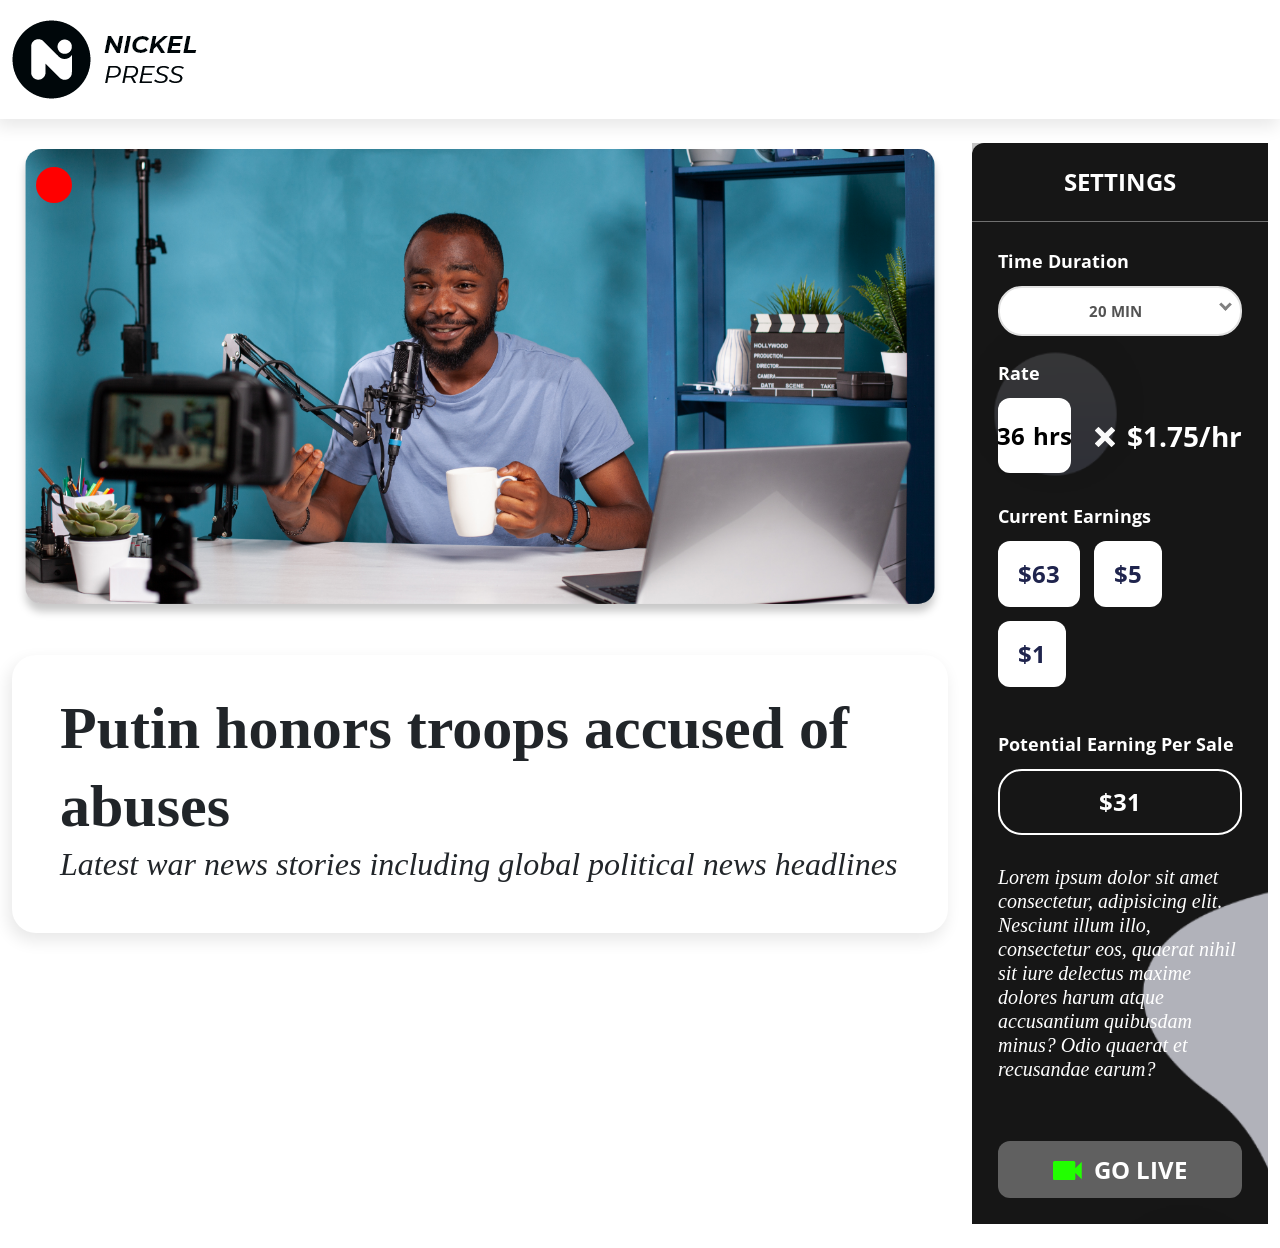
<file: dashboard.html>
<!DOCTYPE html>
<html lang="en">
	<head>
		<meta charset="UTF-8" />
		<meta name="viewport" content="width=device-width, initial-scale=1.0" />
		<title>Nickel</title>
		<!-- Favicon -->
		<!-- <link rel="icon" type="image/png" sizes="16x16" href=""> -->

		<link rel="preconnect" href="https://fonts.googleapis.com" />
		<link rel="preconnect" href="https://fonts.gstatic.com" />
		<link
			href="https://fonts.googleapis.com/css2?family=Montserrat:wght@300;400;500;600;700&family=Open+Sans:wght@400;500;600;700&family=Poppins:ital,wght@0,300;0,400;0,500;0,600;0,700;0,800;1,300&family=Tinos:wght@400;700&display=swap"
			rel="stylesheet"
		/>
		<!-- Bootstrap -->
		<link rel="stylesheet" href="assets/css/bootstrap.min.css" />
		<link rel="stylesheet" href="assets/css/bvselect.css" />
		<!-- Main css -->
		<link rel="stylesheet" href="assets/css/main.css" />
		<link rel="stylesheet" href="assets/css/main.css.map" />
	</head>

	<body>
		<!-- header  section start  -->
		<header class="header header-two">
			<div class="container-fluid">
				<!-- Logo -->
				<div class="header-logo">
					<a href="#">
						<img src="assets/images/logo-dark.png" alt="brand-logo" />
					</a>
				</div>
			</div>
		</header>
		<!-- header  section end  -->

		<section class="dashboard">
			<div class="container-fluid">
				<div class="row">
					<div class="col-xl-9">
						<div class="dashboard-wrapper">
							<div class="dashboard-img">
								<img src="assets/images/content-creator.png" alt="" />
								<span class="live"></span>
							</div>

							<div class="dashboard-info">
								<h2>Putin honors troops accused of abuses</h2>
								<p>
									Latest war news stories including global political
									news headlines
								</p>
							</div>
						</div>
					</div>
					<div class="col-xl-3">
						<div
							class="dashboard-setting"
							style="
								background: url(assets/images/layer.png) center
									center/cover no-repeat;
							"
						>
							<h2 class="heading">Settings</h2>

							<form action="#">
								<div class="dashboard-field">
									<h2>Time Duration</h2>
									<select id="duration">
										<option data-separator="true">
											Select Option
										</option>
										<option value="1">10 min</option>
										<option value="2" selected>20 min</option>
										<option value="4">30 min</option>
									</select>
								</div>
								<div class="dashboard-field">
									<h2>Rate</h2>
									<div class="dashboard-field__rate">
										<div class="field">
											<input type="number" value="36" />
											<p>hrs.</p>
										</div>
										<div class="rate">
											<span>
												<img
													src="assets/images/icons/times.svg"
													alt=""
												/>
											</span>
											$1.75/hr
										</div>
									</div>
								</div>
								<div class="dashboard-field">
									<h2>Current Earnings</h2>
									<ul class="dashboard-field__earning">
										<li>
											<p>$63</p>
										</li>
										<li>
											<p>$5</p>
										</li>
										<li>
											<p>$1</p>
										</li>
									</ul>
								</div>
								<div class="dashboard-field">
									<h2>Potential Earning Per Sale</h2>
									<div class="per-sale">$31</div>
								</div>

								<blockquote>
									<p>
										Lorem ipsum dolor sit amet consectetur,
										adipisicing elit. Nesciunt illum illo, consectetur
										eos, quaerat nihil sit iure delectus maxime
										dolores harum atque accusantium quibusdam minus?
										Odio quaerat et recusandae earum?
									</p>
								</blockquote>

								<button type="button" class="live-btn">
									<span>
										<svg
											xmlns="http://www.w3.org/2000/svg"
											width="28.756"
											height="19.17"
											viewBox="0 0 28.756 19.17"
										>
											<path
												id="ic_videocam_24px"
												d="M25.365,13.189V7.6a1.6,1.6,0,0,0-1.6-1.6H4.6A1.6,1.6,0,0,0,3,7.6V23.573a1.6,1.6,0,0,0,1.6,1.6h19.17a1.6,1.6,0,0,0,1.6-1.6V17.981l6.39,6.39V6.8Z"
												transform="translate(-3 -6)"
												fill="#2f0"
											/>
										</svg>
									</span>
									Go Live
								</button>
							</form>
						</div>
					</div>
				</div>
			</div>
		</section>

		<!-- All js Goes here -->
		<script src="assets/js/jquery-3.6.0.min.js"></script>
		<script src="assets/js/bootstrap.bundle.min.js"></script>
		<script src="assets/js/bvselect.js"></script>
		<script src="assets/js/app.js"></script>
	</body>
</html>
</file>
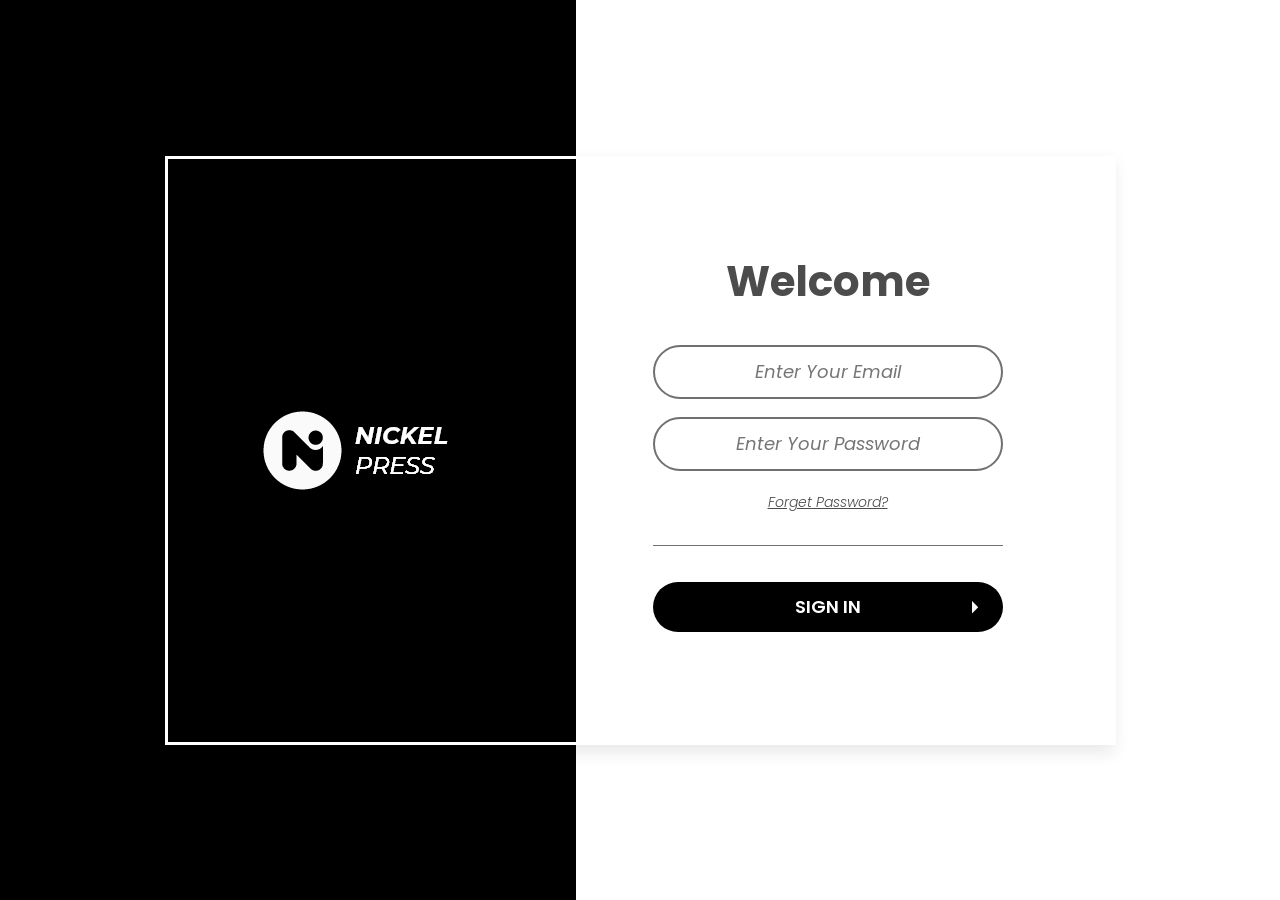
<file: login.html>
<!DOCTYPE html>
<html lang="en">
	<head>
		<meta charset="UTF-8" />
		<meta name="viewport" content="width=device-width, initial-scale=1.0" />
		<title>Nickel</title>
		<!-- Favicon -->
		<!-- <link rel="icon" type="image/png" sizes="16x16" href=""> -->

		<link rel="preconnect" href="https://fonts.googleapis.com" />
		<link rel="preconnect" href="https://fonts.gstatic.com" />
		<link
			href="https://fonts.googleapis.com/css2?family=Montserrat:wght@300;400;500;600;700&family=Open+Sans:wght@400;500;600;700&family=Poppins:ital,wght@0,300;0,400;0,500;0,600;0,700;0,800;1,300&family=Tinos:wght@400;700&display=swap"
			rel="stylesheet"
		/>
		<!-- Bootstrap -->
		<link rel="stylesheet" href="assets/css/bootstrap.min.css" />
		<!-- Main css -->
		<link rel="stylesheet" href="assets/css/main.css" />
		<link rel="stylesheet" href="assets/css/main.css.map" />
	</head>

	<body>
		<section class="login">
			<div class="login-card">
				<!-- login brand -->
				<div class="login-brand">
					<img src="assets/images/logo.png" alt="" />
				</div>
				<div class="login-info">
					<h2>Welcome</h2>
					<form action="#">
						<div class="form-fields">
							<div class="form-field">
								<input type="email" placeholder="Enter Your Email" />
							</div>
							<div class="form-field">
								<input
									type="password"
									placeholder="Enter Your Password"
								/>
							</div>
							<a href="#">Forget Password? </a>
						</div>
						<button type="submit">
							Sign in

							<span class="icon">
								<svg
									xmlns="http://www.w3.org/2000/svg"
									width="6.218"
									height="12.435"
									viewBox="0 0 6.218 12.435"
								>
									<path
										id="Icon_ionic-md-arrow-dropup"
										data-name="Icon ionic-md-arrow-dropup"
										d="M0,6.218,6.218,0l6.218,6.218Z"
										transform="translate(6.218) rotate(90)"
										fill="#fafafa"
									/>
								</svg>
							</span>
						</button>
					</form>
				</div>
			</div>
		</section>

		<!-- All js Goes here -->
		<script src="assets/js/jquery-3.6.0.min.js"></script>
		<script src="assets/js/app.js"></script>
	</body>
</html>
</file>
<file: assets/css/main.css>
*{margin:0;padding:0;-webkit-box-sizing:border-box;box-sizing:border-box}h1,h2,h3,h4,h5,h6,ul,ol,li{margin:0}ul,ol,li{list-style:none}a{margin:0;padding:0;color:inherit;text-decoration:none}a:hover,a:active{color:inherit}input,button{border:0px}input:focus,button:focus{outline:none;-webkit-box-shadow:none;box-shadow:none}button{display:inline-block;background-color:transparent}body{font-weight:400;font-family:"Tinos", serif}input::-webkit-outer-spin-button,input::-webkit-inner-spin-button{-webkit-appearance:none;margin:0}.btn{font-size:16px;line-height:19px;overflow:hidden;position:relative;border-radius:24px;padding:12px 0px;font-weight:600;background-color:#fff;text-transform:uppercase;font-family:"Poppins", sans-serif;-webkit-box-shadow:-3px 7px 19px 1px rgba(0,0,0,0.54);box-shadow:-3px 7px 19px 1px rgba(0,0,0,0.54)}.search-field{width:400px;display:-webkit-box;display:-ms-flexbox;display:flex;overflow:hidden;position:relative;padding:8px 16px;border-radius:60px;-webkit-box-align:center;-ms-flex-align:center;align-items:center;font-family:"Poppins", sans-serif;background-color:rgba(255,255,255,0.444)}.search-field__icon{position:absolute}.search-field input{color:#fff;width:80%;height:100%;margin:0px auto;font-weight:300;text-align:center;background-color:transparent;font-family:"Poppins", sans-serif;font-style:italic;font-size:24px}.search-field input::-webkit-input-placeholder{color:#fff;font-style:italic}.search-field input:-ms-input-placeholder{color:#fff;font-style:italic}.search-field input::-ms-input-placeholder{color:#fff;font-style:italic}.search-field input::placeholder{color:#fff;font-style:italic}.article{padding:24px;overflow:hidden;position:relative;border-radius:24px;background-color:#fff;-webkit-box-shadow:0px 12px 23px -3px rgba(0,0,0,0.71);box-shadow:0px 12px 23px -3px rgba(0,0,0,0.71)}.article:hover .article-content{height:820px}@media (max-width: 991px){.article:hover .article-content{height:600px}}.article:hover .article-heading{height:0px;visibility:hidden}.article:hover .article-info{opacity:1;pointer-events:visible;backdrop-filter:blur(17px);background:rgba(0,0,0,0.1);-webkit-backdrop-filter:blur(17px);-webkit-box-shadow:0 8px 32px 0 rgba(31,38,135,0.37);box-shadow:0 8px 32px 0 rgba(31,38,135,0.37)}.article-content{z-index:1;width:100%;height:600px;overflow:hidden;position:relative;border-radius:50px;margin-bottom:40px;-webkit-transition:all 0.3s linear;transition:all 0.3s linear}@media (max-width: 991px){.article-content{height:480px}}@media (max-width: 767px){.article-content{margin:0px}}.article-content .article-info{top:0;left:0;width:100%;height:100%;padding:80px;color:#fff;opacity:0;pointer-events:none;position:absolute;border-radius:50px;-webkit-box-shadow:none;box-shadow:none;background:transparent;backdrop-filter:blur(0px);font-family:"Tinos", serif;-webkit-transition:all 0.2s ease-in-out;transition:all 0.2s ease-in-out;-webkit-backdrop-filter:blur(0px)}@media (max-width: 991px){.article-content .article-info{padding:24px}}.article-content .article-info h2{font-size:50px;line-height:52px;font-weight:700;margin-bottom:40px}@media (max-width: 991px){.article-content .article-info h2{font-size:16px;line-height:22px;margin-bottom:24px}}@media (max-width: 1200px){.article-content .article-info blockquote{height:300px;overflow:hidden;overflow-y:scroll}}.article-content .article-info blockquote p{font-size:22px;line-height:26px;font-weight:normal;margin-bottom:30px}@media (max-width: 767px){.article-content .article-info blockquote p{font-size:12px;line-height:22px;margin-bottom:12px}}.article-content .article-info .btn{width:260px;margin:0px auto;white-space:nowrap;display:inherit}@media (max-width: 767px){.article-content .article-info .btn{width:100%}}.article-img{width:100%;height:100%}.article-img img{width:100%;height:100%;-o-object-fit:cover;object-fit:cover}.article-heading{display:-webkit-box;display:-ms-flexbox;display:flex;height:220px;-webkit-box-pack:justify;-ms-flex-pack:justify;justify-content:space-between;-webkit-transition:all 0.3s linear;transition:all 0.3s linear}@media (max-width: 991px){.article-heading{-webkit-box-align:end;-ms-flex-align:end;align-items:flex-end}}@media (max-width: 767px){.article-heading{height:160px}}.article-heading-info h2{color:#182327;font-size:44px;line-height:57px;font-weight:700}@media (max-width: 1200px){.article-heading-info h2{font-size:24px;line-height:32px}}@media (max-width: 991px){.article-heading-info h2{font-size:16px;line-height:22px}}.article-heading-info p{margin:0px;margin-bottom:12px;display:-webkit-box;display:-ms-flexbox;display:flex;font-size:30px;font-weight:700;line-height:34px;color:#787878;-webkit-box-align:center;-ms-flex-align:center;align-items:center;text-transform:capitalize;font-family:"Tinos", serif;font-style:italic}@media (max-width: 991px){.article-heading-info p{font-size:12px;line-height:22px}}.article-heading-info p span{margin-right:12px}.article-heading-info .bar{width:260px;height:2px;overflow:hidden;position:relative;border-radius:20px;display:inline-block;background-color:#707070}@media (max-width: 991px){.article-heading-info .bar{width:150px;height:6px}}.article-heading-info .bar::after{content:"";top:50%;left:0;width:70%;height:100%;position:absolute;background-color:#000000 !important;-webkit-transform:translateY(-50%);transform:translateY(-50%)}.article-heading-brand{text-align:right}.article-heading-brand img{margin-bottom:12px}.article-heading-brand p{font-size:32px;font-weight:700;line-height:36px;font-style:italic;margin-bottom:0px;font-family:"Tinos", serif}@media (max-width: 1200px){.article-heading-brand p{font-size:16px;line-height:26px}}@media (max-width: 991px){.article-heading-brand p{font-size:12px;line-height:16px}}.article-heading-brand .bar{width:160px;height:2px;overflow:hidden;position:relative;border-radius:20px;display:inline-block;background-color:#707070}@media (max-width: 991px){.article-heading-brand .bar{width:150px;height:6px}}.article-heading-brand .bar::after{content:"";top:50%;left:0;width:70%;height:100%;position:absolute;background-color:#000000 !important;-webkit-transform:translateY(-50%);transform:translateY(-50%)}.article-card{overflow:hidden;position:relative;border-radius:32px;background-color:#fff;-webkit-box-shadow:-3px 7px 16px 1px rgba(0,0,0,0.089);box-shadow:-3px 7px 16px 1px rgba(0,0,0,0.089)}.article-card-upload{z-index:1;position:relative}.article-card-upload input{cursor:pointer;width:100%;display:-webkit-box;display:-ms-flexbox;display:flex;height:316px;font-size:0px;-webkit-box-align:center;-ms-flex-align:center;align-items:center;-webkit-box-pack:center;-ms-flex-pack:center;justify-content:center}.article-card__img{width:100%;height:200px;overflow:hidden;border-radius:32px;position:relative}.article-card__img:hover .play{top:50%}.article-card__img img{width:100%;height:100%;-o-object-fit:cover;object-fit:cover}.article-card__img .play{top:-100%;left:50%;width:90%;height:80%;display:-webkit-box;display:-ms-flexbox;display:flex;position:absolute;-webkit-box-align:center;-ms-flex-align:center;align-items:center;border-radius:32px;-webkit-box-pack:center;-ms-flex-pack:center;justify-content:center;-webkit-transform:all 0.3s linear;transform:all 0.3s linear;backdrop-filter:blur(18.5px);-webkit-transform:translate(-50%, -50%);transform:translate(-50%, -50%);-webkit-backdrop-filter:blur(18.5px);background:rgba(255,255,255,0.05);-webkit-box-shadow:0 8px 32px 0 rgba(31,38,135,0.37);box-shadow:0 8px 32px 0 rgba(31,38,135,0.37)}.article-card__info{display:-webkit-box;display:-ms-flexbox;display:flex;padding:24px;-webkit-box-pack:justify;-ms-flex-pack:justify;justify-content:space-between}.article-card__info a{color:#000000;font-size:24px;font-weight:700;line-height:27px;text-transform:capitalize;font-family:"Tinos", serif}.article-card-uploadBtn{top:50%;left:50%;cursor:pointer;position:absolute;-webkit-transform:translate(-50%, -50%);transform:translate(-50%, -50%)}.tabs{overflow:hidden;position:relative}@media (max-width: 575px){.tabs{margin-bottom:60px}}.tabs-wrapper{border-radius:24px;background-color:#fff;overflow:hidden;-webkit-box-shadow:-3px 7px 16px 1px rgba(0,0,0,0.089);box-shadow:-3px 7px 16px 1px rgba(0,0,0,0.089)}.tabs .nav{-ms-flex-wrap:nowrap;flex-wrap:nowrap;overflow:hidden;background-color:#f5f5f5;border-top-left-radius:24px;border-top-right-radius:24px;margin-bottom:0px !important;border-bottom:1px solid #70707049}@media (max-width: 991px){.tabs .nav{max-width:100%;overflow:hidden;overflow-x:scroll}}.tabs .nav-link{font-size:24px;font-weight:400;color:#868686;line-height:35px;padding:16px 60px;border-radius:0px;white-space:nowrap;text-transform:capitalize;font-family:"Poppins", sans-serif;border-right:1px solid #70707049}@media (max-width: 767px){.tabs .nav-link{font-size:18px;line-height:26px}}.tabs .nav-link.active{color:#000;font-weight:500;background-color:#fff;border-bottom:2px solid #000000}.tabs .tab-content{padding:40px 60px}@media (max-width: 991px){.tabs .tab-content{padding:24px}}.tabs .tab-content .article-card{margin-bottom:24px}.subscriber-card{overflow:hidden;position:relative;border-radius:12px;text-align:center;background-color:#fff}.subscriber-card__img{display:-webkit-box;display:-ms-flexbox;display:flex;-webkit-box-align:center;-ms-flex-align:center;align-items:center;-webkit-box-pack:center;-ms-flex-pack:center;justify-content:center;width:111px;height:111px;margin:0px auto;overflow:hidden;border-radius:50%;top:20px;left:50%;position:absolute;margin-bottom:24px;background-color:#000;-webkit-box-shadow:0px 12px 23px -3px rgba(0,0,0,0.173);box-shadow:0px 12px 23px -3px rgba(0,0,0,0.173);border-top:7px solid #000;border-right:7px solid #000;border-bottom:7px solid #000;border-left:7px solid #fff;-webkit-transform:translateX(-50%) rotate(45deg);transform:translateX(-50%) rotate(45deg)}@media (max-width: 767px){.subscriber-card__img{width:63px;height:63px;top:45px}}.subscriber-card__img img{display:-webkit-box;display:-ms-flexbox;display:flex;-webkit-box-align:center;-ms-flex-align:center;align-items:center;-webkit-box-pack:center;-ms-flex-pack:center;justify-content:center;border-radius:50%;width:100%;height:100%;-o-object-fit:cover;object-fit:cover;-webkit-transform:rotate(-45deg);transform:rotate(-45deg)}.subscriber-card__top{position:relative;height:80px;background:#707070;border-radius:12px;background:-webkit-gradient(linear, left top, right top, color-stop(1%, #707070), to(#383838));background:linear-gradient(90deg, #707070 1%, #383838 100%)}.subscriber-card__info{padding-top:80px;padding-bottom:24px}.subscriber-card__info h2{font-size:14px;line-height:10px;font-weight:600;text-transform:uppercase;color:#000;margin-bottom:24px;font-family:"Poppins", sans-serif}@media (max-width: 767px){.subscriber-card__info{padding-top:45px}.subscriber-card__info h2{line-height:1.5}}.subscriber-card__info button{color:#fff;font-size:16px;line-height:26px;border-radius:26px;background-color:#000;padding:12px 24px;font-weight:700;-webkit-transition:all 0.3s linear;transition:all 0.3s linear;border:1px solid transparent;font-family:"Montserrat", sans-serif}@media (max-width: 767px){.subscriber-card__info button{font-size:12px;padding:0.325rem 0.5rem}}.subscriber-card__info button:hover{color:#000;background-color:#fff;border:1px solid #000}#subscription .modal-content{border:0px;border-radius:10px;backdrop-filter:blur(19px);-webkit-backdrop-filter:blur(19px);background:rgba(255,255,255,0.05)}#subscription .modal-content .modal-body .subscriber-card{margin-bottom:24px}.noUi-target{border:0px;-webkit-box-shadow:none;box-shadow:none;background-color:transparent}.noUi-connects{width:100%;height:1px;background-color:#000}.noUi-horizontal .noUi-handle{width:18px;height:18px;border-radius:50%}.noUi-handle:after,.noUi-handle:before{display:none}.noUi-horizontal .noUi-handle{top:50%;-webkit-transform:translateY(-50%);transform:translateY(-50%)}.header{top:0;left:0;z-index:999;position:absolute}@media (max-width: 575px){.header-logo img{width:80px}}.header-primary{width:100%;padding:40px 0px}.header-primary .container{display:-webkit-box;display:-ms-flexbox;display:flex;-webkit-box-align:center;-ms-flex-align:center;align-items:center;-webkit-box-pack:justify;-ms-flex-pack:justify;justify-content:space-between}.header-primary .menues{padding:0px;display:-webkit-box;display:-ms-flexbox;display:flex;-webkit-box-align:center;-ms-flex-align:center;align-items:center}@media (max-width: 1199px){.header-primary .menues{-webkit-box-ordinal-group:4;-ms-flex-order:3;order:3}}.header-primary .menues li{margin-right:4px}@media (max-width: 767px){.header-primary .menues li:nth-last-child(1),.header-primary .menues li:nth-last-child(2){display:none}}.header-primary .menues li:nth-last-child(1){margin:0}.header-primary .menues li a{color:#fff;font-size:16px;font-weight:bold;line-height:26px;padding:12px 24px;border-radius:75px;display:inline-block;border:2px solid #fff;text-transform:capitalize;-webkit-transition:all 0.3s linear;transition:all 0.3s linear;font-family:"Montserrat", sans-serif}@media (max-width: 1199px){.header-primary .menues li a{font-size:12px;line-height:16px;padding:6px 12px}}.header-primary .menues li a:hover{color:#182327;background-color:#fff}@media (max-width: 1199px){.header-primary .search-field{display:none}}@media (max-width: 1199px){.header-primary .header-logo{-webkit-box-ordinal-group:3;-ms-flex-order:2;order:2}}@media (max-width: 767px){.header-primary .header-logo .logo-lg{display:none}}@media (min-width: 768px){.header-primary .header-logo .logo-sm{display:none}}@media (min-width: 1200px){.header-primary .header-mobile-actions{display:none}}.header-two{width:100%;padding:20px 0px;position:relative;background-color:#fff;-webkit-box-shadow:-3px 7px 16px 1px rgba(0,0,0,0.089);box-shadow:-3px 7px 16px 1px rgba(0,0,0,0.089)}.header-two .container{display:-webkit-box;display:-ms-flexbox;display:flex;-webkit-box-align:center;-ms-flex-align:center;align-items:center;-webkit-box-pack:justify;-ms-flex-pack:justify;justify-content:space-between}.header-two .header-publish-btn{font-size:16px;line-height:19px;font-weight:600;display:-webkit-box;display:-ms-flexbox;display:flex;-webkit-box-align:center;-ms-flex-align:center;align-items:center;background-color:#fff;padding:12px 24px;font-family:"Poppins", sans-serif;border-radius:24px;-webkit-box-shadow:-3px 7px 16px 1px rgba(0,0,0,0.089);box-shadow:-3px 7px 16px 1px rgba(0,0,0,0.089)}.header-two .header-publish-btn span{margin-right:12px}.header-three{width:100%;position:relative}.header-three .top{padding:30px 0px;background-color:#fff}.header-three .bottom{padding:20px 0px;background-color:#f5f5f5}.header-three .bottom .container-fluid{display:-webkit-box;display:-ms-flexbox;display:flex;padding:0px 60px;-webkit-box-align:center;-ms-flex-align:center;align-items:center;-webkit-box-pack:justify;-ms-flex-pack:justify;justify-content:space-between}@media (max-width: 1199px){.header-three .bottom .container-fluid{-webkit-box-orient:vertical;-webkit-box-direction:normal;-ms-flex-direction:column;flex-direction:column}}@media (max-width: 767px){.header-three .bottom .container-fluid{padding:0px}}.header-three .bottom .author-profile{display:-webkit-box;display:-ms-flexbox;display:flex;-webkit-box-align:center;-ms-flex-align:center;align-items:center;padding:12px 20px;border-radius:68px;background-color:#fff;-webkit-box-shadow:-3px 7px 16px 1px rgba(0,0,0,0.089);box-shadow:-3px 7px 16px 1px rgba(0,0,0,0.089)}.header-three .bottom .author-profile__info{display:-webkit-box;display:-ms-flexbox;display:flex;margin-right:40px;-webkit-box-align:center;-ms-flex-align:center;align-items:center;position:relative}@media (max-width: 575px){.header-three .bottom .author-profile__info{margin-right:24px}}.header-three .bottom .author-profile__info h2,.header-three .bottom .author-profile__info p,.header-three .bottom .author-profile__info input{color:#000000;font-size:24px;font-weight:600;line-height:36px;font-family:"Poppins", sans-serif;text-transform:capitalize;margin:0;max-width:180px;display:block;background-color:transparent}@media (max-width: 1199px){.header-three .bottom .author-profile__info h2,.header-three .bottom .author-profile__info p,.header-three .bottom .author-profile__info input{font-size:16px;line-height:21px}}.header-three .bottom .author-profile__info .edit{position:absolute;width:30px;height:30px;border-radius:50%;background-color:#000000;top:-15px;right:-30px}.header-three .bottom .author-profile__info .bar{width:180px;height:2px;overflow:hidden;position:relative;border-radius:20px;display:inline-block;background-color:#707070}@media (max-width: 1199px){.header-three .bottom .author-profile__info .bar{width:150px;height:6px}}.header-three .bottom .author-profile__info .bar::after{content:"";top:50%;left:0;width:70%;height:100%;position:absolute;background-color:#000000 !important;-webkit-transform:translateY(-50%);transform:translateY(-50%)}.header-three .bottom .author-profile__img{display:-webkit-box;display:-ms-flexbox;display:flex;width:75px;height:75px;-ms-flex-negative:0;flex-shrink:0;overflow:hidden;-webkit-box-pack:center;-ms-flex-pack:center;justify-content:center;-webkit-box-align:center;-ms-flex-align:center;align-items:center;border-radius:50%;position:relative;margin-right:12px;-webkit-box-shadow:0px 12px 23px -3px rgba(0,0,0,0.173);box-shadow:0px 12px 23px -3px rgba(0,0,0,0.173);background-color:#000;border-top:5px solid #000;border-right:5px solid #000;border-bottom:5px solid #000;border-left:5px solid #fff;-webkit-transform:rotate(45deg);transform:rotate(45deg)}@media (max-width: 575px){.header-three .bottom .author-profile__img{width:35px;height:35px}}.header-three .bottom .author-profile__img img{width:100%;height:100%;border-radius:50%;-o-object-fit:cover;object-fit:cover;-webkit-transform:rotate(-45deg);transform:rotate(-45deg)}.header-three .bottom .author-profile__icon{display:-webkit-box;display:-ms-flexbox;display:flex;-webkit-box-align:center;-ms-flex-align:center;align-items:center;-webkit-box-pack:center;-ms-flex-pack:center;justify-content:center;width:80px;height:80px;overflow:hidden;position:relative;border-radius:50%;background-color:#fff;-webkit-box-shadow:-3px 7px 16px 1px rgba(0,0,0,0.089);box-shadow:-3px 7px 16px 1px rgba(0,0,0,0.089)}@media (max-width: 575px){.header-three .bottom .author-profile__icon{width:40px;height:40px}}@media (max-width: 575px){.header-three .bottom .author-profile__icon svg{width:18px}}.header-three .bottom .searchbox{display:-webkit-box;display:-ms-flexbox;display:flex;-webkit-box-align:center;-ms-flex-align:center;align-items:center;-webkit-box-pack:center;-ms-flex-pack:center;justify-content:center;width:485px;overflow:hidden;position:relative;padding:8px 0px;border-radius:60px;background-color:#000;font-family:"Poppins", sans-serif}@media (max-width: 1380px){.header-three .bottom .searchbox{width:100%}}@media (max-width: 1199px){.header-three .bottom .searchbox{margin:24px 0px}}.header-three .bottom .searchbox input{color:#fff;width:80%;margin:0px auto;font-size:24px;line-height:35px;text-align:center;background-color:transparent;font-family:"Poppins", sans-serif}.header-three .bottom .searchbox input::-webkit-input-placeholder{font-style:italic;color:inherit;text-transform:capitalize}.header-three .bottom .searchbox input:-ms-input-placeholder{font-style:italic;color:inherit;text-transform:capitalize}.header-three .bottom .searchbox input::-ms-input-placeholder{font-style:italic;color:inherit;text-transform:capitalize}.header-three .bottom .searchbox input::placeholder{font-style:italic;color:inherit;text-transform:capitalize}.header-three .bottom .searchbox .icon{left:20px;top:50%;-webkit-transform:translateY(-50%);transform:translateY(-50%);position:absolute}.header-three .bottom .menu{padding:0;display:-webkit-box;display:-ms-flexbox;display:flex;-webkit-box-align:center;-ms-flex-align:center;align-items:center}.header-three .bottom .menu li{margin-right:12px}.header-three .bottom .menu li:nth-last-child(1){margin:0}.header-three .bottom .menu li a,.header-three .bottom .menu li button{color:#000;font-size:14px;font-weight:700;line-height:21px;padding:12px 24px;border-radius:26px;display:inline-block;border:1px solid #707070;text-transform:capitalize;-webkit-transition:all 0.3s linear;transition:all 0.3s linear;font-family:"Montserrat", sans-serif}@media (max-width: 575px){.header-three .bottom .menu li a,.header-three .bottom .menu li button{padding:12px}}.header-three .bottom .menu li a:hover,.header-three .bottom .menu li button:hover{background-color:#000;color:#fff}.banner{border-bottom-left-radius:60px;border-bottom-right-radius:60px;overflow:hidden;position:relative;width:100%;display:-webkit-box;display:-ms-flexbox;display:flex;z-index:1;padding-top:480px;padding-bottom:80px;-webkit-box-align:end;-ms-flex-align:end;align-items:flex-end}@media (max-width: 767px){.banner{padding-top:90px}}.banner::after{content:"";top:0;left:0;width:100%;height:100%;position:absolute;z-index:-1;background-color:rgba(0,0,0,0.376)}.banner .newscontent{display:-webkit-box;display:-ms-flexbox;display:flex;position:relative;-webkit-box-align:end;-ms-flex-align:end;align-items:flex-end;-webkit-box-pack:justify;-ms-flex-pack:justify;justify-content:space-between}.banner .newscontent-date{display:-webkit-box;display:-ms-flexbox;display:flex;margin-bottom:12px;-webkit-box-align:center;-ms-flex-align:center;align-items:center}@media (max-width: 991px){.banner .newscontent-date{margin-bottom:6px}}@media (max-width: 991px){.banner .newscontent-date span{width:16px}}.banner .newscontent-date span img{width:100%;height:100%;-o-object-fit:contain;object-fit:contain}.banner .newscontent-date p{margin:0 !important;color:#fff;font-size:30px;line-height:34px;font-style:italic;margin-left:12px !important;text-transform:capitalize}@media (max-width: 991px){.banner .newscontent-date p{font-size:10px !important;line-height:11px !important;margin-left:6px !important}}.banner .newscontent-info h2,.banner .newscontent-info a,.banner .newscontent-info textarea,.banner .newscontent-info input{color:#fff;font-size:92px;line-height:78px;font-weight:bold;margin-bottom:20px;font-family:"Tinos", serif;display:inline-block;max-width:940px}@media (max-width: 991px){.banner .newscontent-info h2,.banner .newscontent-info a,.banner .newscontent-info textarea,.banner .newscontent-info input{font-size:24px;line-height:21px;max-width:240px;margin-bottom:0px}}.banner .newscontent-info input,.banner .newscontent-info textarea{height:180px;border:0;resize:none;color:#fff;overflow:hidden;background-color:transparent}@media (max-width: 991px){.banner .newscontent-info input,.banner .newscontent-info textarea{height:100%}}.banner .newscontent-info input:focus,.banner .newscontent-info textarea:focus{outline:none;border:none}.banner .newscontent-info input::-webkit-input-placeholder,.banner .newscontent-info textarea::-webkit-input-placeholder{color:#fff}.banner .newscontent-info input:-ms-input-placeholder,.banner .newscontent-info textarea:-ms-input-placeholder{color:#fff}.banner .newscontent-info input::-ms-input-placeholder,.banner .newscontent-info textarea::-ms-input-placeholder{color:#fff}.banner .newscontent-info input::placeholder,.banner .newscontent-info textarea::placeholder{color:#fff}.banner .newscontent-info .newscontent-brief{color:#fff;font-size:37px;font-weight:300;line-height:43px;font-style:italic;margin-bottom:12px;width:100%;font-family:"Tinos", serif;text-align:left}@media (max-width: 767px){.banner .newscontent-info .newscontent-brief{max-width:300px}}@media (max-width: 575px){.banner .newscontent-info .newscontent-brief{max-width:200px}}@media (max-width: 991px){.banner .newscontent-info .newscontent-brief{font-size:16px;line-height:26px;margin-bottom:0px}}@media (max-width: 767px){.banner .newscontent-info .newscontent-brief{line-height:20px}}.banner .newscontent-info .newscontent-brief::-webkit-input-placeholder{color:#fff}.banner .newscontent-info .newscontent-brief:-ms-input-placeholder{color:#fff}.banner .newscontent-info .newscontent-brief::-ms-input-placeholder{color:#fff}.banner .newscontent-info .newscontent-brief::placeholder{color:#fff}.banner .newscontent-info .bar{width:280px;height:10px;overflow:hidden;position:relative;border-radius:20px;display:inline-block;background-color:rgba(255,255,255,0.311)}@media (max-width: 991px){.banner .newscontent-info .bar{width:150px;height:6px}}.banner .newscontent-info .bar::after{content:"";top:50%;left:0;width:70%;height:100%;position:absolute;background-color:#fff !important;-webkit-transform:translateY(-50%);transform:translateY(-50%)}.banner .newscontent-brand{text-align:right}.banner .newscontent-brand img{margin-bottom:12px;display:inline-block}@media (max-width: 991px){.banner .newscontent-brand img{margin-bottom:6px}}.banner .newscontent-brand h2{color:#fff;font-size:30px;line-height:34px;font-weight:700;text-transform:capitalize}@media (max-width: 991px){.banner .newscontent-brand h2{font-size:16px;line-height:22px}}.banner .newscontent-brand span{width:180px;height:4px;overflow:hidden;position:relative;border-radius:20px;display:inline-block;margin-top:10px;background-color:rgba(255,255,255,0.311)}@media (max-width: 991px){.banner .newscontent-brand span{width:80px}}.banner .newscontent-brand span::after{content:"";top:50%;left:0;width:70%;height:100%;position:absolute;background-color:#fff !important;-webkit-transform:translateY(-50%);transform:translateY(-50%)}.banner .newscontent-brand p{color:#fff;font-size:16px;margin-top:48px;line-height:18px;font-style:italic;text-transform:capitalize}@media (max-width: 991px){.banner .newscontent-brand p{margin:0;font-size:12px;line-height:22px}}.banner-add{top:50%;right:20px;width:258px;height:90%;display:-webkit-box;display:-ms-flexbox;display:flex;position:absolute;-webkit-box-align:center;-ms-flex-align:center;align-items:center;-webkit-box-pack:center;-ms-flex-pack:center;justify-content:center;background-color:#fff;-webkit-transform:translateY(-50%);transform:translateY(-50%);backdrop-filter:blur(20px);border-bottom-right-radius:80px;-webkit-backdrop-filter:blur(20px);background:rgba(255,255,255,0.1);border:5px solid rgba(255,255,255,0.18)}@media (max-width: 767px){.banner-add{width:80px;border-bottom-right-radius:40px}}.banner-add__input input{display:none}.banner-add__input label{cursor:pointer}@media (max-width: 767px){.banner-add__input label img{width:30px}}.banner-stream{padding-top:860px}@media (max-width: 767px){.banner-stream{padding-top:400px}}.banner-stream .banner-content{width:98%;height:95%;top:50%;left:50%;color:#fff;position:absolute;border-radius:60px;-webkit-transform:translate(-50%, -50%);transform:translate(-50%, -50%);background:rgba(255,255,255,0.05);-webkit-box-shadow:0 8px 32px 0 rgba(31,38,135,0.37);box-shadow:0 8px 32px 0 rgba(31,38,135,0.37);backdrop-filter:blur(19px);-webkit-backdrop-filter:blur(19px);display:-webkit-box;display:-ms-flexbox;display:flex;-webkit-box-pack:center;-ms-flex-pack:center;justify-content:center;-webkit-box-align:end;-ms-flex-align:end;align-items:flex-end;padding-bottom:30px;text-align:center}.banner-stream .banner-content__info{max-width:1200px}.banner-stream .banner-content__info h2{font-size:92px;line-height:78px;font-weight:700;margin-bottom:12px;text-transform:capitalize;font-family:"Tinos", serif}@media (max-width: 991px){.banner-stream .banner-content__info h2{font-size:24px;line-height:21px;margin-bottom:6px}}.banner-stream .banner-content__info p{font-size:36px;line-height:42px;font-weight:300;font-style:italic;font-family:"Tinos", serif}@media (max-width: 991px){.banner-stream .banner-content__info p{font-size:14px;line-height:24px}}.banner-stream .banner-content__info .bar{width:280px;height:4px;overflow:hidden;position:relative;border-radius:20px;display:inline-block;background-color:rgba(255,255,255,0.311)}@media (max-width: 991px){.banner-stream .banner-content__info .bar{width:150px;height:6px}}.banner-stream .banner-content__info .bar::after{content:"";top:50%;left:0;width:70%;height:100%;position:absolute;background-color:#fff !important;-webkit-transform:translateY(-50%);transform:translateY(-50%)}.banner-stream .banner-content .play{position:absolute;top:50%;left:50%;-webkit-transform:translate(-50%, -50%);transform:translate(-50%, -50%)}.articles{overflow:hidden;position:relative;margin:90px 0px}@media (max-width: 767px){.articles{margin:45px 0px}}.articles .article{margin-bottom:80px}@media (max-width: 991px){.articles .article{margin-bottom:24px}}.author-details{padding:24px 0px;position:relative;background-color:#f5f5f5}.author-details .container{display:-webkit-box;display:-ms-flexbox;display:flex;-webkit-box-align:center;-ms-flex-align:center;align-items:center;-webkit-box-pack:justify;-ms-flex-pack:justify;justify-content:space-between}@media (max-width: 575px){.author-details .container{-webkit-box-orient:vertical;-webkit-box-direction:normal;-ms-flex-direction:column;flex-direction:column}}.author-details .author,.author-details .publication{border-radius:68px;padding:16px 20px;background-color:#fff;text-align:center;-webkit-box-shadow:-3px 7px 16px 1px rgba(0,0,0,0.089);box-shadow:-3px 7px 16px 1px rgba(0,0,0,0.089)}.author-details .author{display:-webkit-box;display:-ms-flexbox;display:flex;-webkit-box-align:center;-ms-flex-align:center;align-items:center}@media (max-width: 575px){.author-details .author{margin-bottom:12px}}.author-details .author-img{width:60px;height:60px;display:-webkit-box;display:-ms-flexbox;display:flex;overflow:hidden;-webkit-box-align:center;-ms-flex-align:center;align-items:center;border-radius:50%;position:relative;margin-right:12px;-webkit-box-pack:center;-ms-flex-pack:center;justify-content:center;background-color:#000}@media (max-width: 767px){.author-details .author-img{width:32px;height:32px}}.author-details .author-img img{width:90%;height:90%;border-radius:50%;-o-object-fit:cover;object-fit:cover}.author-details .author-info h2,.author-details .author-info input{color:#000;font-size:24px;line-height:36px;font-weight:600;text-align:center;max-width:180px;text-transform:capitalize;background-color:transparent;font-family:"Poppins", sans-serif;display:block}@media (max-width: 767px){.author-details .author-info h2,.author-details .author-info input{font-size:12px;line-height:12px}}.author-details .author-info .bar{width:200px;height:2px;overflow:hidden;position:relative;border-radius:20px;display:inline-block;background-color:#707070}@media (max-width: 991px){.author-details .author-info .bar{width:150px;height:2px}}@media (max-width: 767px){.author-details .author-info .bar{width:100px}}.author-details .author-info .bar::after{content:"";top:50%;left:0;width:70%;height:100%;position:absolute;background-color:#000 !important;-webkit-transform:translateY(-50%);transform:translateY(-50%)}.author-details .publication p{color:#707070;margin:0;font-size:20px;line-height:30px;font-style:italic;font-family:"Poppins", sans-serif}@media (max-width: 767px){.author-details .publication p{font-size:12px;line-height:16px;white-space:nowrap}}.author-details .publication p span{color:#000;font-style:normal;font-weight:500}.author-details .publication .bar{width:90%;height:2px;overflow:hidden;position:relative;border-radius:20px;display:inline-block;background-color:#707070}@media (max-width: 991px){.author-details .publication .bar{width:150px;height:2px}}@media (max-width: 767px){.author-details .publication .bar{width:120px}}.author-details .publication .bar::after{content:"";top:50%;left:0;width:70%;height:100%;position:absolute;background-color:#000 !important;-webkit-transform:translateY(-50%);transform:translateY(-50%)}.articles-content{overflow:hidden;margin:90px 0px;position:relative}@media (max-width: 767px){.articles-content{margin:45px 0px}}.articles-content blockquote{margin:0}@media (max-width: 575px){.articles-content blockquote{padding-bottom:60px}}.articles-content blockquote p{color:#000000;font-size:22px;line-height:30px;font-weight:400;font-family:"Tinos", serif}@media (max-width: 767px){.articles-content blockquote p{font-size:14px;line-height:16px}}.articles-content-wrapper{position:relative}.articles-content-wrapper blockquote{padding-bottom:60px}.articles-content-edit{width:32px;height:32px;top:-30px;right:0;border-radius:50%;position:absolute;background-color:#fff;-webkit-box-shadow:-3px 7px 16px 1px rgba(0,0,0,0.089);box-shadow:-3px 7px 16px 1px rgba(0,0,0,0.089)}.articles-content-edit svg{-webkit-transform:scale(0.6);transform:scale(0.6)}.articles-content__share{width:850px;overflow:hidden;margin:0px auto;position:relative;margin-top:80px;border-radius:45px;padding:28px 50px;background-color:#eeeeee}@media (max-width: 991px){.articles-content__share{padding:12px 24px;width:100%}}@media (max-width: 767px){.articles-content__share{margin-top:60px}}.articles-content__share input{color:#757575;font-size:20px;line-height:35px;font-weight:500;width:70%;height:100%;background-color:transparent;font-family:"Poppins", sans-serif}@media (max-width: 1024px){.articles-content__share input{font-size:14px;line-height:21px;width:80%}}.articles-content__share button{font-size:24px;line-height:35px;font-weight:500;width:245px;color:#fff;text-align:center;position:absolute;top:0;right:0;height:100%;border-radius:45px;background-color:#000;font-family:"Poppins", sans-serif}@media (max-width: 991px){.articles-content__share button{width:120px}}.articles-content .sticky-sidebar{top:0;left:0;position:absolute}@media (max-width: 575px){.articles-content .sticky-sidebar{top:auto;bottom:0;width:100%;display:-webkit-box;display:-ms-flexbox;display:flex;position:fixed;-webkit-box-align:center;-ms-flex-align:center;align-items:center}}.sidebar{padding:40px 24px;-webkit-transition:all 0.4s linear;transition:all 0.4s linear}.sidebar--sm{top:0;z-index:999;left:-100%;position:fixed;padding-top:90px;width:70%;overflow-y:scroll}@media (min-width: 1200px){.sidebar--sm{display:none}}@media (max-width: 1200px){.sidebar--sm{width:30%}}@media (max-width: 767px){.sidebar--sm{width:40%}}@media (max-width: 575px){.sidebar--sm{width:80%}}.sidebar-menu{padding:0px}.sidebar-menu li{margin-bottom:24px}.sidebar-menu li a{width:100%;white-space:nowrap}.sidebar-promo{padding:24px;overflow:hidden;position:relative;border-radius:12px;position:relative;text-align:right;background:#fff;font-family:"Poppins", sans-serif;background:-webkit-gradient(linear, left top, right top, color-stop(1%, #fff), to(#737373));background:linear-gradient(90deg, #fff 1%, #737373 100%)}@media (max-width: 1600px){.sidebar-promo{padding:12px}}.sidebar-promo .price{text-align:right}.sidebar-promo .price h2,.sidebar-promo .price p{font-size:36px;line-height:52px;font-weight:700;font-family:"Poppins", sans-serif}@media (max-width: 1600px){.sidebar-promo .price h2,.sidebar-promo .price p{font-size:24px;line-height:32px}}.sidebar-promo a{width:100%;font-size:20px;display:inline;font-weight:700;line-height:52px;text-align:center;text-transform:capitalize;text-decoration:underline;font-family:"Poppins", sans-serif}@media (max-width: 1600px){.sidebar-promo a{font-size:16px;line-height:26px}}.sidebar-promo-info{text-align:initial;display:none}.sidebar-promo-info .title,.sidebar-promo-info p,.sidebar-promo-info .content h2{color:#000}.sidebar-promo-info .title{font-size:18px;font-weight:600;line-height:52px}@media (max-width: 1600px){.sidebar-promo-info .title{font-size:14px;line-height:24px}}.sidebar-promo-info p{font-size:19px;font-weight:700;white-space:nowrap}.sidebar-promo-info .bar{width:100%;height:1px;margin-bottom:12px;display:inline-block;background-color:#000;position:relative}.sidebar-promo-info .bar::after{content:"";top:50%;left:50%;-webkit-transform:translate(-50%, -50%);transform:translate(-50%, -50%);width:18px;height:18px;border-radius:50%;position:absolute;background-color:#fff}.sidebar-promo-info .content h2{font-size:18px;line-height:52px;font-weight:700}@media (max-width: 1600px){.sidebar-promo-info .content h2{font-size:14px;line-height:36px}}.sidebar-promo-info .content ul{padding:0px}.sidebar-promo-info .content ul li{color:#000;font-size:16px;line-height:26px;text-transform:capitalize;font-weight:600}.sidebar-close{position:absolute;top:12px;right:12px}.sticky-sidebar{z-index:99;padding:0px;width:104px;background-color:#fff;border-top-right-radius:38px;border-bottom-right-radius:38px;-webkit-box-shadow:-3px 7px 16px 1px rgba(0,0,0,0.089);box-shadow:-3px 7px 16px 1px rgba(0,0,0,0.089)}@media (max-width: 575px){.sticky-sidebar{top:auto;bottom:0;width:100%;display:-webkit-box;display:-ms-flexbox;display:flex;overflow:hidden;overflow-x:scroll;-webkit-box-align:center;-ms-flex-align:center;align-items:center;border-radius:0px}}.sticky-sidebar li{display:-webkit-box;display:-ms-flexbox;display:flex;padding:24px;-webkit-box-align:center;-ms-flex-align:center;align-items:center;-webkit-box-pack:center;-ms-flex-pack:center;justify-content:center;border-bottom:1px solid rgba(0,0,0,0.395)}@media (max-width: 767px){.sticky-sidebar li{padding:12px}}@media (max-width: 575px){.sticky-sidebar li{border:0px;border-right:1px solid rgba(0,0,0,0.395)}}.sticky-sidebar li:nth-last-child(1){border:0px}.sticky-sidebar li:hover a img{-webkit-transform:scale(1.1);transform:scale(1.1)}.sticky-sidebar li a img{-webkit-filter:grayscale(1);filter:grayscale(1);-webkit-transform:scale(1);transform:scale(1)}@media (max-width: 767px){.sticky-sidebar li a img{-webkit-transform:scale(0.8);transform:scale(0.8)}}body.open .sidebar{left:0}body.show-details .sidebar-promo-price{display:none}body.show-details .sidebar-promo-info{display:block}.dashboard{margin:24px 0px}.dashboard-img{width:100%;overflow:hidden;position:relative;border-radius:24px;margin-bottom:30px}.dashboard-img img{width:100%;height:100%;-o-object-fit:cover;object-fit:cover}.dashboard-img .live{width:36px;height:36px;position:absolute;top:24px;left:24px;border-radius:50%;background-color:red}.dashboard-setting{z-index:1;height:100%;position:relative;border-top-left-radius:12px;background-color:#161616 !important;font-family:"Open Sans", sans-serif}.dashboard-setting::after{content:"";position:absolute;top:0;left:0;width:100%;height:100%;z-index:-1;background-color:rgba(22,22,22,0.251)}.dashboard-setting .heading{font-size:24px;line-height:18px;color:#fff;text-align:center;padding:30px 0px;font-weight:bold;text-transform:uppercase;font-family:"Open Sans", sans-serif;border-bottom:1px solid #707070}.dashboard-setting form{padding:26px 46px}@media (max-width: 1440px){.dashboard-setting form{padding:26px}}.dashboard-field{margin-bottom:30px}.dashboard-field h2,.dashboard-field select,.dashboard-field .bv_mainselect{font-size:24px;color:#fff;font-weight:700;line-height:34px;margin-bottom:12px;text-transform:capitalize;font-family:"Open Sans", sans-serif}@media (max-width: 1480px){.dashboard-field h2,.dashboard-field select,.dashboard-field .bv_mainselect{font-size:18px;line-height:26px}}.dashboard-field .bv_mainselect{width:100%;margin:0px;padding:0px;height:44px;text-align:center;position:relative;text-transform:uppercase}.dashboard-field .bv_mainselect .bv_atual{border-radius:24px !important}.dashboard-field .per-sale{font-size:24px;line-height:18px;font-weight:700;color:#fff;width:100%;padding:22px;text-align:center;border-radius:24px;border:2px solid #fff}.dashboard-field__rate{display:-webkit-box;display:-ms-flexbox;display:flex;-webkit-box-align:center;-ms-flex-align:center;align-items:center}.dashboard-field__rate .field{width:160px;height:75px;position:relative;overflow:hidden;border-radius:12px;display:-webkit-box;display:-ms-flexbox;display:flex;color:#fff;-webkit-box-pack:center;-ms-flex-pack:center;justify-content:center;-webkit-box-align:center;-ms-flex-align:center;align-items:center;background-color:#fff;font-size:24px;line-height:34px;font-weight:700;margin-right:24px}@media (max-width: 1200px){.dashboard-field__rate .field{font-size:18px}}.dashboard-field__rate .field input{font-size:inherit;width:40px;text-align:center;-moz-appearance:none;appearance:none;-webkit-appearance:none;margin:0;font-weight:700;margin-right:2px}.dashboard-field__rate .field p{margin:0;color:#000}.dashboard-field__rate .rate{display:-webkit-box;display:-ms-flexbox;display:flex;-webkit-box-align:center;-ms-flex-align:center;align-items:center;font-size:28px;line-height:18px;font-weight:700;color:#fff}.dashboard-field__rate .rate span{margin-right:12px}.dashboard-field__earning{padding:0;margin:0;display:-webkit-box;display:-ms-flexbox;display:flex;-ms-flex-wrap:wrap;flex-wrap:wrap;-webkit-box-align:center;-ms-flex-align:center;align-items:center}.dashboard-field__earning li{display:-webkit-box;display:-ms-flexbox;display:flex;padding:24px 20px;margin-right:14px;margin-bottom:14px;-webkit-box-align:center;-ms-flex-align:center;align-items:center;-webkit-box-pack:center;-ms-flex-pack:center;justify-content:center;background-color:#fff;position:relative;overflow:hidden;border-radius:12px}.dashboard-field__earning li:nth-last-child(1){margin-right:0px}.dashboard-field__earning li p{margin:0px;font-size:24px;color:#1f244d;font-weight:700;line-height:18px}.dashboard blockquote{margin-bottom:60px}.dashboard blockquote p{font-size:20px;line-height:24px;color:#fff;font-style:italic;font-family:"Tinos", serif}.dashboard .live-btn{width:100%;color:#fff;text-align:center;padding:18px 0px;border-radius:12px;background-color:#606060;font-size:24px;line-height:18px;text-transform:uppercase;font-weight:700;display:-webkit-box;display:-ms-flexbox;display:flex;-webkit-box-pack:center;-ms-flex-pack:center;justify-content:center;-webkit-box-align:center;-ms-flex-align:center;align-items:center;-webkit-transition:all 0.3s linear;transition:all 0.3s linear}.dashboard .live-btn:hover{background-color:#494848}.dashboard .live-btn span{margin-right:12px}.dashboard-info{padding:34px 48px;background-color:#fff;border-radius:24px;-webkit-box-shadow:-3px 7px 16px 1px rgba(0,0,0,0.089);box-shadow:-3px 7px 16px 1px rgba(0,0,0,0.089)}@media (max-width: 768px){.dashboard-info{padding:0 15px 30px 15px}}.dashboard-info h2,.dashboard-info p{font-family:"Tinos", serif}.dashboard-info h2{font-size:60px;line-height:78px;font-weight:700}@media (max-width: 768px){.dashboard-info h2{font-size:35px;line-height:1}}.dashboard-info p{font-size:32px;line-height:38px;font-style:italic;font-weight:300}.login{width:100%;height:100vh;display:-webkit-box;display:-ms-flexbox;display:flex;-webkit-box-align:center;-ms-flex-align:center;align-items:center;-webkit-box-pack:center;-ms-flex-pack:center;justify-content:center;position:relative;z-index:1;background-color:#fff}.login::after{content:"";top:0;left:0;width:45%;height:100%;position:absolute;background-color:#000;z-index:-1}@media (max-width: 991px){.login::after{width:100%;height:38%}}.login-card{display:-webkit-box;display:-ms-flexbox;display:flex;-webkit-box-align:center;-ms-flex-align:center;align-items:center;overflow:hidden;padding:110px 0px;border:3px solid #fff;-webkit-box-shadow:-3px 7px 16px 1px rgba(0,0,0,0.089);box-shadow:-3px 7px 16px 1px rgba(0,0,0,0.089)}@media (max-width: 991px){.login-card{padding:60px 0px;-webkit-box-orient:vertical;-webkit-box-direction:normal;-ms-flex-direction:column;flex-direction:column}}@media (max-width: 575px){.login-card{width:80%}}.login-card .login-brand{width:375px;padding:0px 95px}@media (max-width: 991px){.login-card .login-brand{padding:0px;text-align:center;padding-bottom:110px}}.login-card .login-info{padding:0px 110px}@media (max-width: 991px){.login-card .login-info{padding:0px 24px}}.login-card .login-info h2{color:#4c4c4c;font-size:42px;line-height:26px;font-weight:700;text-align:center;padding-bottom:50px;font-family:"Poppins", sans-serif}@media (max-width: 991px){.login-card .login-info h2{font-size:26px;lilne-height:26px;padding-bottom:24px}}.login-card .login-info .form-fields{text-align:center;padding-bottom:30px;margin-bottom:36px;border-bottom:1px solid #707070}.login-card .login-info .form-fields a{color:#4c4c4c;font-size:14px;line-height:26px;font-style:italic;font-weight:300;text-decoration:underline;font-family:"Poppins", sans-serif}.login-card .login-info .form-field{width:350px;overflow:hidden;border-radius:38px;position:relative;border:2px solid #707070;margin-bottom:18px}@media (max-width: 767px){.login-card .login-info .form-field{width:100%}}.login-card .login-info .form-field input{width:100%;font-size:18px;line-height:26px;text-align:center;padding:12px 26px;font-style:italic;font-family:"Poppins", sans-serif;background-color:transparent}@media (max-width: 991px){.login-card .login-info .form-field input{font-size:14px;line-height:26px}}.login-card .login-info button{width:100%;color:#fff;font-size:18px;font-weight:600;line-height:26px;padding:12px 0px;position:relative;border-radius:38px;display:inline-block;background-color:#000;text-transform:uppercase;font-family:"Poppins", sans-serif}.login-card .login-info button span{top:50%;right:24px;position:absolute;-webkit-transform:translateY(-50%);transform:translateY(-50%)}#codes .modal-content{border-radius:24px}#codes .modal-header .close-btn{width:30px;height:30px;display:-webkit-box;display:-ms-flexbox;display:flex;-webkit-box-align:center;-ms-flex-align:center;align-items:center;border-radius:50%;-webkit-box-pack:center;-ms-flex-pack:center;justify-content:center;border:2px solid #9a9a9a}#codes .modal-body{padding:0px;text-align:center}#codes .modal-body h2{font-size:30px;font-weight:600;line-height:46px;padding-bottom:60px;text-transform:capitalize;font-family:"Poppins", sans-serif}@media (max-width: 767px){#codes .modal-body h2{font-size:24px;line-height:32px;padding-bottom:24px}}@media (max-width: 575px){#codes .modal-body h2{font-size:18px;line-height:21px}}#codes .modal-body .add-btn{font-size:16px;line-height:19px;width:200px;height:44px;font-weight:600;border-radius:38px;margin-bottom:60px;font-family:"Poppins", sans-serif;-webkit-box-shadow:-3px 7px 16px 1px rgba(0,0,0,0.089);box-shadow:-3px 7px 16px 1px rgba(0,0,0,0.089)}@media (max-width: 767px){#codes .modal-body .add-btn{margin-bottom:24px}}#codes .modal-body .submit-wrapper{padding:36px 0px;border-top:1px solid #707070}@media (max-width: 767px){#codes .modal-body .submit-wrapper{padding:16px 0px}}#codes .modal-body .submit-wrapper button{font-size:16px;line-height:19px;text-transform:uppercase;font-weight:600;color:#fff;width:200px;height:44px;background-color:#000;border-radius:34px;font-family:"Poppins", sans-serif}#codes .modal-body .submit-wrapper button span{margin-right:12px}#codes .modal-body .field{display:-webkit-box;display:-ms-flexbox;display:flex;margin-bottom:24px;-webkit-box-align:center;-ms-flex-align:center;align-items:center;-webkit-box-pack:center;-ms-flex-pack:center;justify-content:center}@media (max-width: 767px){#codes .modal-body .field{-webkit-box-orient:vertical;-webkit-box-direction:normal;-ms-flex-direction:column;flex-direction:column}}#codes .modal-body .field label{font-size:24px;line-height:36px;font-weight:600;margin-right:24px;font-family:"Poppins", sans-serif}@media (max-width: 767px){#codes .modal-body .field label{font-size:18px;line-height:26px;margin:0px;margin-bottom:12px}}#codes .modal-body .field-wrapper{width:350px;border-radius:38px;background-color:#fff;border:2px solid #707070}@media (max-width: 767px){#codes .modal-body .field-wrapper{width:90%}}#codes .modal-body .field-wrapper input{font-size:18px;line-height:26px;font-style:italic;padding:12px 26px;font-weight:300;height:100%;background-color:transparent;font-family:"Poppins", sans-serif}#codes .modal-body .field-wrapper input::placeholde{color:#707070}#codes .modal-body .add-btn span{margin-right:12px;display:inline-block}#publishModal .modal-content,.finalStep-modal .modal-content{border-radius:24px}#publishModal .modal-body,.finalStep-modal .modal-body{font-family:"Poppins", sans-serif;padding:0px}#publishModal .modal-body>h2,.finalStep-modal .modal-body>h2{color:#000000;font-size:30px;line-height:46px;text-align:center;font-weight:600;margin-bottom:60px}@media (max-width: 767px){#publishModal .modal-body>h2,.finalStep-modal .modal-body>h2{font-size:24px;line-height:36px;margin-bottom:30px}}#publishModal .modal-body .profile-contents,.finalStep-modal .modal-body .profile-contents{text-align:center;margin:0px auto}#publishModal .modal-body .profile-contents>h2,.finalStep-modal .modal-body .profile-contents>h2{font-size:24px;font-weight:500;line-height:35px;margin-bottom:32px;text-transform:capitalize;font-family:"Poppins", sans-serif}@media (max-width: 767px){#publishModal .modal-body .profile-contents>h2,.finalStep-modal .modal-body .profile-contents>h2{font-size:18px;line-height:28px}}#publishModal .modal-body .profile-contents .profile-contents__item,.finalStep-modal .modal-body .profile-contents .profile-contents__item{display:-webkit-box;display:-ms-flexbox;display:flex;-webkit-box-align:center;-ms-flex-align:center;align-items:center;padding-bottom:80px;width:80%;margin:0px auto;-webkit-box-pack:center;-ms-flex-pack:center;justify-content:center}@media (max-width: 991px){#publishModal .modal-body .profile-contents .profile-contents__item,.finalStep-modal .modal-body .profile-contents .profile-contents__item{width:100%;-webkit-box-orient:vertical;-webkit-box-direction:normal;-ms-flex-direction:column;flex-direction:column;padding-bottom:30px}}@media (max-width: 767px){#publishModal .modal-body .profile-contents .profile-contents__item,.finalStep-modal .modal-body .profile-contents .profile-contents__item{padding:0px 24px;padding-bottom:24px}}#publishModal .modal-body .profile-contents .profile-contents__item .profile-box,.finalStep-modal .modal-body .profile-contents .profile-contents__item .profile-box{width:100%;height:250px;cursor:pointer;margin-right:24px;border-radius:28px;display:-webkit-box;display:-ms-flexbox;display:flex;-webkit-box-align:center;-ms-flex-align:center;align-items:center;-webkit-box-orient:vertical;-webkit-box-direction:normal;-ms-flex-direction:column;flex-direction:column;-webkit-box-pack:center;-ms-flex-pack:center;justify-content:center;background-color:#f5f5f5;border:2px solid #70707049}#publishModal .modal-body .profile-contents .profile-contents__item .profile-box:hover,.finalStep-modal .modal-body .profile-contents .profile-contents__item .profile-box:hover{color:#fff;background-color:#000}#publishModal .modal-body .profile-contents .profile-contents__item .profile-box:hover p,.finalStep-modal .modal-body .profile-contents .profile-contents__item .profile-box:hover p{color:#fff}@media (max-width: 991px){#publishModal .modal-body .profile-contents .profile-contents__item .profile-box,.finalStep-modal .modal-body .profile-contents .profile-contents__item .profile-box{margin:0px;margin-bottom:24px}}#publishModal .modal-body .profile-contents .profile-contents__item .profile-box:nth-last-child(1),.finalStep-modal .modal-body .profile-contents .profile-contents__item .profile-box:nth-last-child(1){margin:0px}#publishModal .modal-body .profile-contents .profile-contents__item .profile-box__icon,.finalStep-modal .modal-body .profile-contents .profile-contents__item .profile-box__icon{margin-bottom:40px}@media (max-width: 767px){#publishModal .modal-body .profile-contents .profile-contents__item .profile-box__icon,.finalStep-modal .modal-body .profile-contents .profile-contents__item .profile-box__icon{margin-bottom:12px}}#publishModal .modal-body .profile-contents .profile-contents__item .profile-box p,.finalStep-modal .modal-body .profile-contents .profile-contents__item .profile-box p{color:#000;font-size:18px;line-height:30px;font-weight:600;text-transform:capitalize;font-family:"Poppins", sans-serif}#publishModal .modal-body form>h2,.finalStep-modal .modal-body form>h2{color:#000;font-size:24px;line-height:35px;font-weight:600;margin-bottom:30px}@media (max-width: 991px){#publishModal .modal-body form>h2,.finalStep-modal .modal-body form>h2{text-align:left}}@media (max-width: 767px){#publishModal .modal-body form>h2,.finalStep-modal .modal-body form>h2{text-align:center}}#publishModal .modal-body form .field,#publishModal .modal-body form .form-content,.finalStep-modal .modal-body form .field,.finalStep-modal .modal-body form .form-content{display:-webkit-box;display:-ms-flexbox;display:flex;-webkit-box-pack:justify;-ms-flex-pack:justify;justify-content:space-between;-webkit-box-align:center;-ms-flex-align:center;align-items:center}@media (max-width: 991px){#publishModal .modal-body form .field,#publishModal .modal-body form .form-content,.finalStep-modal .modal-body form .field,.finalStep-modal .modal-body form .form-content{-webkit-box-orient:vertical;-webkit-box-direction:normal;-ms-flex-direction:column;flex-direction:column;-webkit-box-align:start;-ms-flex-align:start;align-items:flex-start}}#publishModal .modal-body form .form-content,.finalStep-modal .modal-body form .form-content{width:70%;margin:0px auto;padding-bottom:60px}@media (max-width: 1340px){#publishModal .modal-body form .form-content,.finalStep-modal .modal-body form .form-content{width:90%}}@media (max-width: 991px){#publishModal .modal-body form .form-content,.finalStep-modal .modal-body form .form-content{width:100%;-webkit-box-orient:vertical;-webkit-box-direction:normal;-ms-flex-direction:column;flex-direction:column}}@media (max-width: 767px){#publishModal .modal-body form .form-content,.finalStep-modal .modal-body form .form-content{padding:0px 24px;padding-bottom:30px}}#publishModal .modal-body form .form-content .form-check-label,.finalStep-modal .modal-body form .form-content .form-check-label{font-size:18px;line-height:24px;font-weight:600;color:#000;white-space:nowrap}#publishModal .modal-body form .form-content .form-check-input:checked,.finalStep-modal .modal-body form .form-content .form-check-input:checked{background-color:#000;border-color:#000;-webkit-box-shadow:none;box-shadow:none}#publishModal .modal-body form .field,.finalStep-modal .modal-body form .field{margin-right:24px}@media (max-width: 991px){#publishModal .modal-body form .field,.finalStep-modal .modal-body form .field{margin-bottom:24px}}#publishModal .modal-body form .field label,.finalStep-modal .modal-body form .field label{color:#000;font-size:18px;line-height:27px;font-weight:600;margin-right:8px;white-space:nowrap}#publishModal .modal-body form .field-wrapper,.finalStep-modal .modal-body form .field-wrapper{width:260px;height:44px;border-radius:25px;border:1px solid #707070}#publishModal .modal-body form .field-wrapper input,.finalStep-modal .modal-body form .field-wrapper input{font-size:18px;line-height:26px;padding:12px 26px;font-weight:300;height:100%;background-color:transparent;font-family:"Poppins", sans-serif}#publishModal .modal-body form .field-wrapper input::placeholde,.finalStep-modal .modal-body form .field-wrapper input::placeholde{color:#707070}#publishModal .modal-body form .actions,.finalStep-modal .modal-body form .actions{display:-webkit-box;display:-ms-flexbox;display:flex;padding:32px;-webkit-box-align:center;-ms-flex-align:center;align-items:center;border-top:1px solid #707070;-webkit-box-pack:justify;-ms-flex-pack:justify;justify-content:space-between}@media (max-width: 767px){#publishModal .modal-body form .actions,.finalStep-modal .modal-body form .actions{padding:24px}}#publishModal .modal-body form .actions button,.finalStep-modal .modal-body form .actions button{font-size:16px;font-weight:600;line-height:19px;padding:12px 40px;border-radius:38px;display:inline-block;border:3px solid #000000}@media (max-width: 767px){#publishModal .modal-body form .actions button,.finalStep-modal .modal-body form .actions button{padding:12px}}#publishModal .modal-body form .actions button.submit,.finalStep-modal .modal-body form .actions button.submit{color:#fff;background-color:#000}#addUrlModal .modal-content{border-radius:24px}#addUrlModal .modal-body{text-align:center;padding-bottom:36px;font-family:"Poppins", sans-serif}#addUrlModal .modal-body h2{color:#000;font-size:28px;font-weight:600;line-height:42px;margin-bottom:24px;text-transform:uppercase}#addUrlModal .modal-body .field{width:80%;margin:0px auto;overflow:hidden;border:1px solid #000;border-radius:28px;margin-bottom:30px;position:relative}#addUrlModal .modal-body .field input{width:100%;padding:16px 24px}#addUrlModal .modal-body .submit{font-size:16px;line-height:19px;font-weight:600;color:#fff;overflow:hidden;padding:12px 24px;border-radius:24px;display:inline-block;background-color:#000}@media (max-width: 767px){#addUrlModal .modal-body .submit{padding:12px;width:120px}}
/*# sourceMappingURL=main.css.map */
</file>
<file: assets/css/nouislider.min.css>
.noUi-target,.noUi-target *{-webkit-touch-callout:none;-webkit-tap-highlight-color:transparent;-webkit-user-select:none;-ms-touch-action:none;touch-action:none;-ms-user-select:none;-moz-user-select:none;user-select:none;-moz-box-sizing:border-box;box-sizing:border-box}.noUi-target{position:relative}.noUi-base,.noUi-connects{width:100%;height:100%;position:relative;z-index:1}.noUi-connects{overflow:hidden;z-index:0}.noUi-connect,.noUi-origin{will-change:transform;position:absolute;z-index:1;top:0;right:0;height:100%;width:100%;-ms-transform-origin:0 0;-webkit-transform-origin:0 0;-webkit-transform-style:preserve-3d;transform-origin:0 0;transform-style:flat}.noUi-txt-dir-rtl.noUi-horizontal .noUi-origin{left:0;right:auto}.noUi-vertical .noUi-origin{top:-100%;width:0}.noUi-horizontal .noUi-origin{height:0}.noUi-handle{-webkit-backface-visibility:hidden;backface-visibility:hidden;position:absolute}.noUi-touch-area{height:100%;width:100%}.noUi-state-tap .noUi-connect,.noUi-state-tap .noUi-origin{-webkit-transition:transform .3s;transition:transform .3s}.noUi-state-drag *{cursor:inherit!important}.noUi-horizontal{height:18px}.noUi-horizontal .noUi-handle{width:34px;height:28px;right:-17px;top:-6px}.noUi-vertical{width:18px}.noUi-vertical .noUi-handle{width:28px;height:34px;right:-6px;bottom:-17px}.noUi-txt-dir-rtl.noUi-horizontal .noUi-handle{left:-17px;right:auto}.noUi-target{background:#FAFAFA;border-radius:4px;border:1px solid #D3D3D3;box-shadow:inset 0 1px 1px #F0F0F0,0 3px 6px -5px #BBB}.noUi-connects{border-radius:3px}.noUi-connect{background:#3FB8AF}.noUi-draggable{cursor:ew-resize}.noUi-vertical .noUi-draggable{cursor:ns-resize}.noUi-handle{border:1px solid #D9D9D9;border-radius:3px;background:#FFF;cursor:default;box-shadow:inset 0 0 1px #FFF,inset 0 1px 7px #EBEBEB,0 3px 6px -3px #BBB}.noUi-active{box-shadow:inset 0 0 1px #FFF,inset 0 1px 7px #DDD,0 3px 6px -3px #BBB}.noUi-handle:after,.noUi-handle:before{content:"";display:block;position:absolute;height:14px;width:1px;background:#E8E7E6;left:14px;top:6px}.noUi-handle:after{left:17px}.noUi-vertical .noUi-handle:after,.noUi-vertical .noUi-handle:before{width:14px;height:1px;left:6px;top:14px}.noUi-vertical .noUi-handle:after{top:17px}[disabled] .noUi-connect{background:#B8B8B8}[disabled] .noUi-handle,[disabled].noUi-handle,[disabled].noUi-target{cursor:not-allowed}.noUi-pips,.noUi-pips *{-moz-box-sizing:border-box;box-sizing:border-box}.noUi-pips{position:absolute;color:#999}.noUi-value{position:absolute;white-space:nowrap;text-align:center}.noUi-value-sub{color:#ccc;font-size:10px}.noUi-marker{position:absolute;background:#CCC}.noUi-marker-sub{background:#AAA}.noUi-marker-large{background:#AAA}.noUi-pips-horizontal{padding:10px 0;height:80px;top:100%;left:0;width:100%}.noUi-value-horizontal{-webkit-transform:translate(-50%,50%);transform:translate(-50%,50%)}.noUi-rtl .noUi-value-horizontal{-webkit-transform:translate(50%,50%);transform:translate(50%,50%)}.noUi-marker-horizontal.noUi-marker{margin-left:-1px;width:2px;height:5px}.noUi-marker-horizontal.noUi-marker-sub{height:10px}.noUi-marker-horizontal.noUi-marker-large{height:15px}.noUi-pips-vertical{padding:0 10px;height:100%;top:0;left:100%}.noUi-value-vertical{-webkit-transform:translate(0,-50%);transform:translate(0,-50%);padding-left:25px}.noUi-rtl .noUi-value-vertical{-webkit-transform:translate(0,50%);transform:translate(0,50%)}.noUi-marker-vertical.noUi-marker{width:5px;height:2px;margin-top:-1px}.noUi-marker-vertical.noUi-marker-sub{width:10px}.noUi-marker-vertical.noUi-marker-large{width:15px}.noUi-tooltip{display:block;position:absolute;border:1px solid #D9D9D9;border-radius:3px;background:#fff;color:#000;padding:5px;text-align:center;white-space:nowrap}.noUi-horizontal .noUi-tooltip{-webkit-transform:translate(-50%,0);transform:translate(-50%,0);left:50%;bottom:120%}.noUi-vertical .noUi-tooltip{-webkit-transform:translate(0,-50%);transform:translate(0,-50%);top:50%;right:120%}.noUi-horizontal .noUi-origin>.noUi-tooltip{-webkit-transform:translate(50%,0);transform:translate(50%,0);left:auto;bottom:10px}.noUi-vertical .noUi-origin>.noUi-tooltip{-webkit-transform:translate(0,-18px);transform:translate(0,-18px);top:auto;right:28px}
</file>
<file: assets/css/bvselect.css>
/* *****************************

BVSelect Jquery Plugin Styles
Developed by: Bruno Vieira

**************************** */
.bv_mainselect {
	color: #fff;
	padding: 7px 5px 7px 5px;
	border-radius: 6px;
	font-family: Arial;
	font-size: 10pt
}
.bv_atual {
	color: #535353;
	font-size: 11pt;
	padding: 10px;
	border: 2px solid #e1e1e1;
	border-radius: 6px;
	cursor: pointer
}
.bv_disabled {
	background-color: #e6e6e6!important;
	cursor: default!important;
}
.bv_separator {
	font-weight: 700;
	color: #282828!important;
	cursor:default!important;
	background-color:transparent!important;
}
.bv_background {
	background-color: #fff
}
.arrow {
	border: solid grey;
	border-width: 0 3px 3px 0;
	display: inline-block;
	padding: 3px;
	float: right;
	pointer-events: none;
}
.up {
	transform: rotate(-135deg);
	-webkit-transform: rotate(-135deg);
	margin-top: 5px;
	transition: all .2s ease
}
.down {
	transition: all .2s ease;
	transform: rotate(45deg);
	-webkit-transform: rotate(45deg);
	margin-top: 2px
}

.bv_ul_mobile {
	width: 80% !important;
	position: fixed !important;
	top: 5% !important;
	left: 10% !important;
	border: 0px !important;
	height: 90% !important;
	margin: 0px !important;
	overflow-y: scroll;
	z-index: 10 !important;
	max-height:100%!important;
}

.bv_ul_bg
{
	position: fixed;
	width: 100%;
	height: 100%;
	top: 0px;
	left: 0px;
	background-color: rgba(0, 0, 0, 0.8); z-index: 9;
}

.bv_ul_mobile li
{
	padding:20px!important;
}


.stop-scrolling {
  height: 100%;
  overflow: hidden;
}

.bv_ul_inner {
	position: absolute;
	margin-top: 10px;
	padding: 0;
	display: none;
	border: 2px solid #e1e1e1;
	border-radius: 8px;
	display: none;
	z-index: 1;
	max-height: 400px;
	overflow-x: auto;
}

.bv_ul_inner li {
    cursor: pointer;
    list-style: none;
    color: #353535;
    padding: 5px 0 5px 9px;
    font-family: arial;
    font-size: 10pt;
	padding: 12px 28px 10px 10px;
}

.bv_ul_inner i {
    color: #464646;
    font-size: 17pt;
    margin-right: 10px;
    float: left;
    margin-top: -1px;
    margin-left: 3px;
}

.bv_ul_inner li img{
	float: left;
	margin-right: 11px;
	position: relative;
	bottom: 6px;
	max-width: 30px; /* Change to fit your images */
}

.bv_ul_inner li input
{
	padding: 0px;
	border: 0px;
	    border-bottom-color: currentcolor;
	    border-bottom-style: none;
	    border-bottom-width: 0px;
	border-bottom-color: currentcolor;
	border-bottom-style: none;
	border-bottom-width: 0px;
	color: black;
	height: 38px;
	width: 100%;
	background-color: transparent;
	font-size: 10pt;
	font-weight: bold;
}
.bv_ul_inner li:hover {
	background-color: #eee
}
.nofocus
{
	background-color: rgba(255, 255, 255, 0.1) !important;
	padding: 0px !important;
	border-bottom: 2px solid #e1e1e1;
}
.innerinput
{
	padding: 0px 9px 0px 10px;
}
*:focus {
    outline: none!important;
}
</file>
